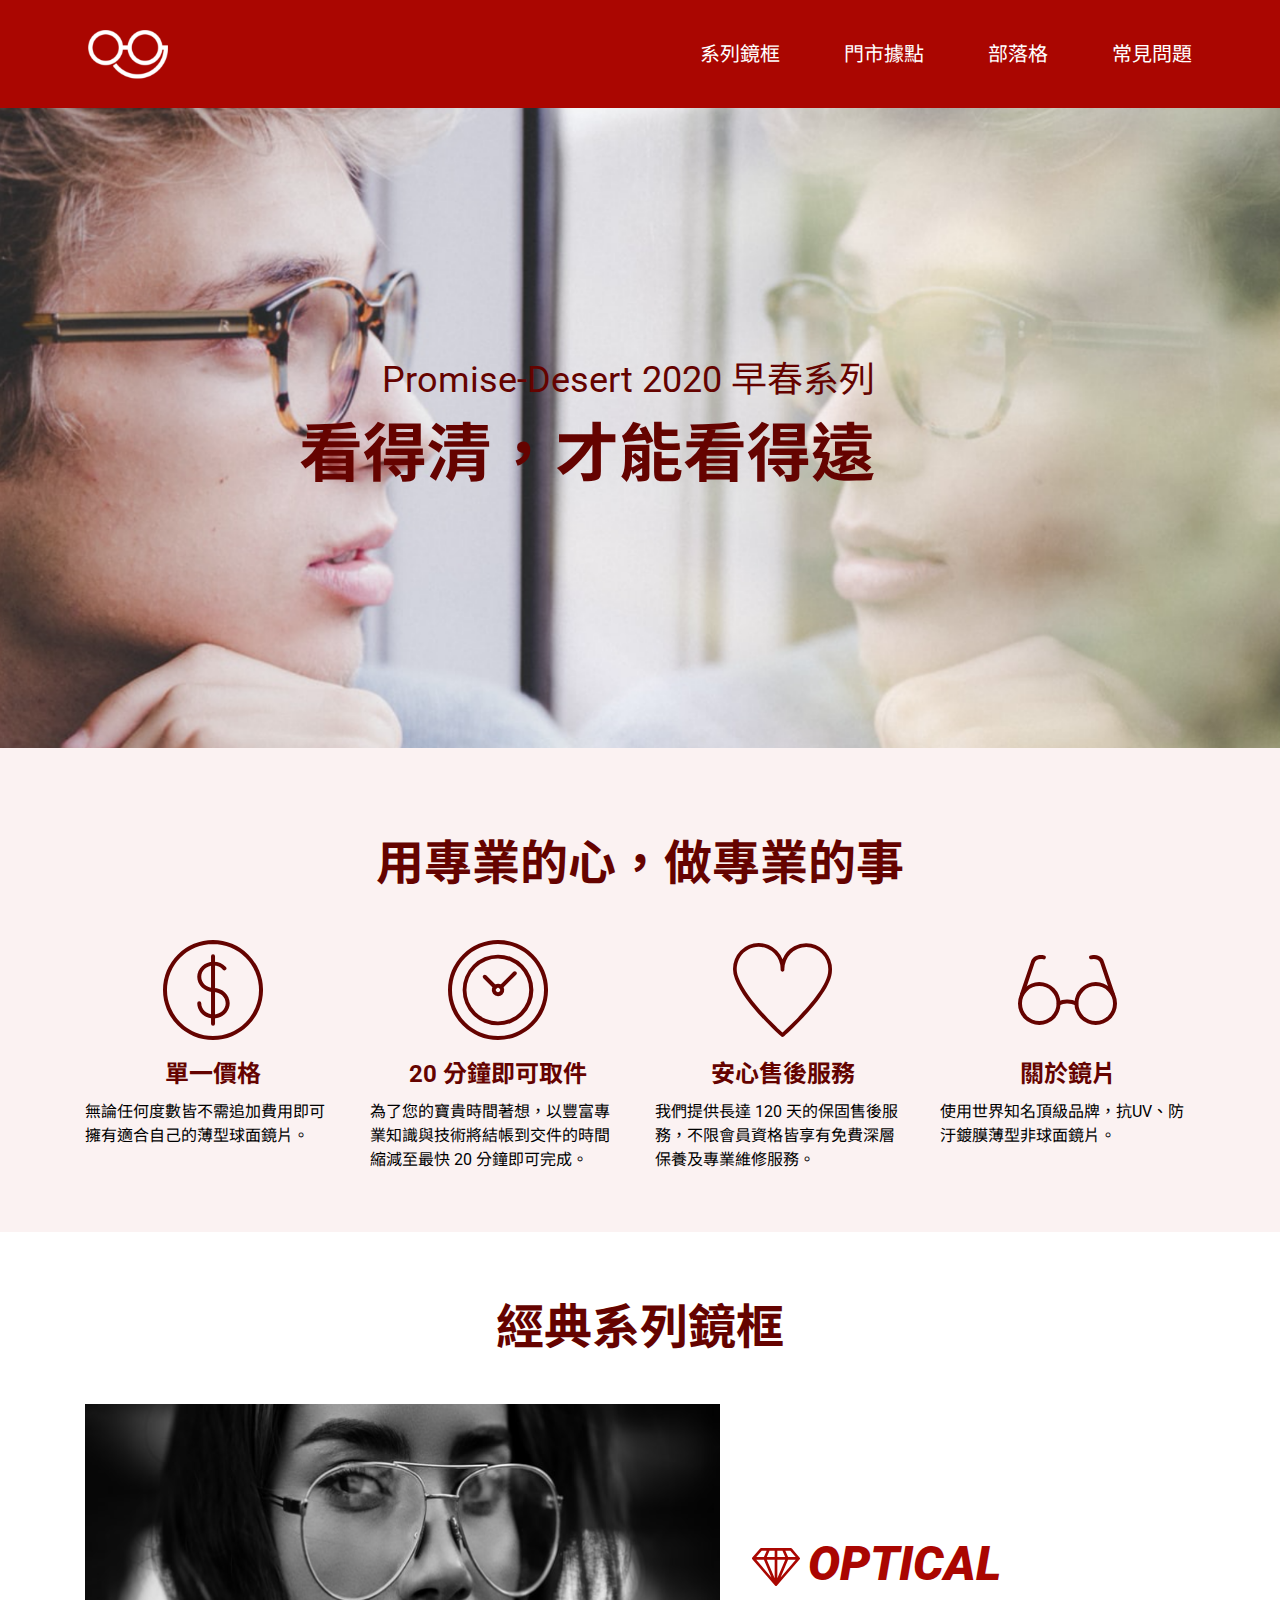
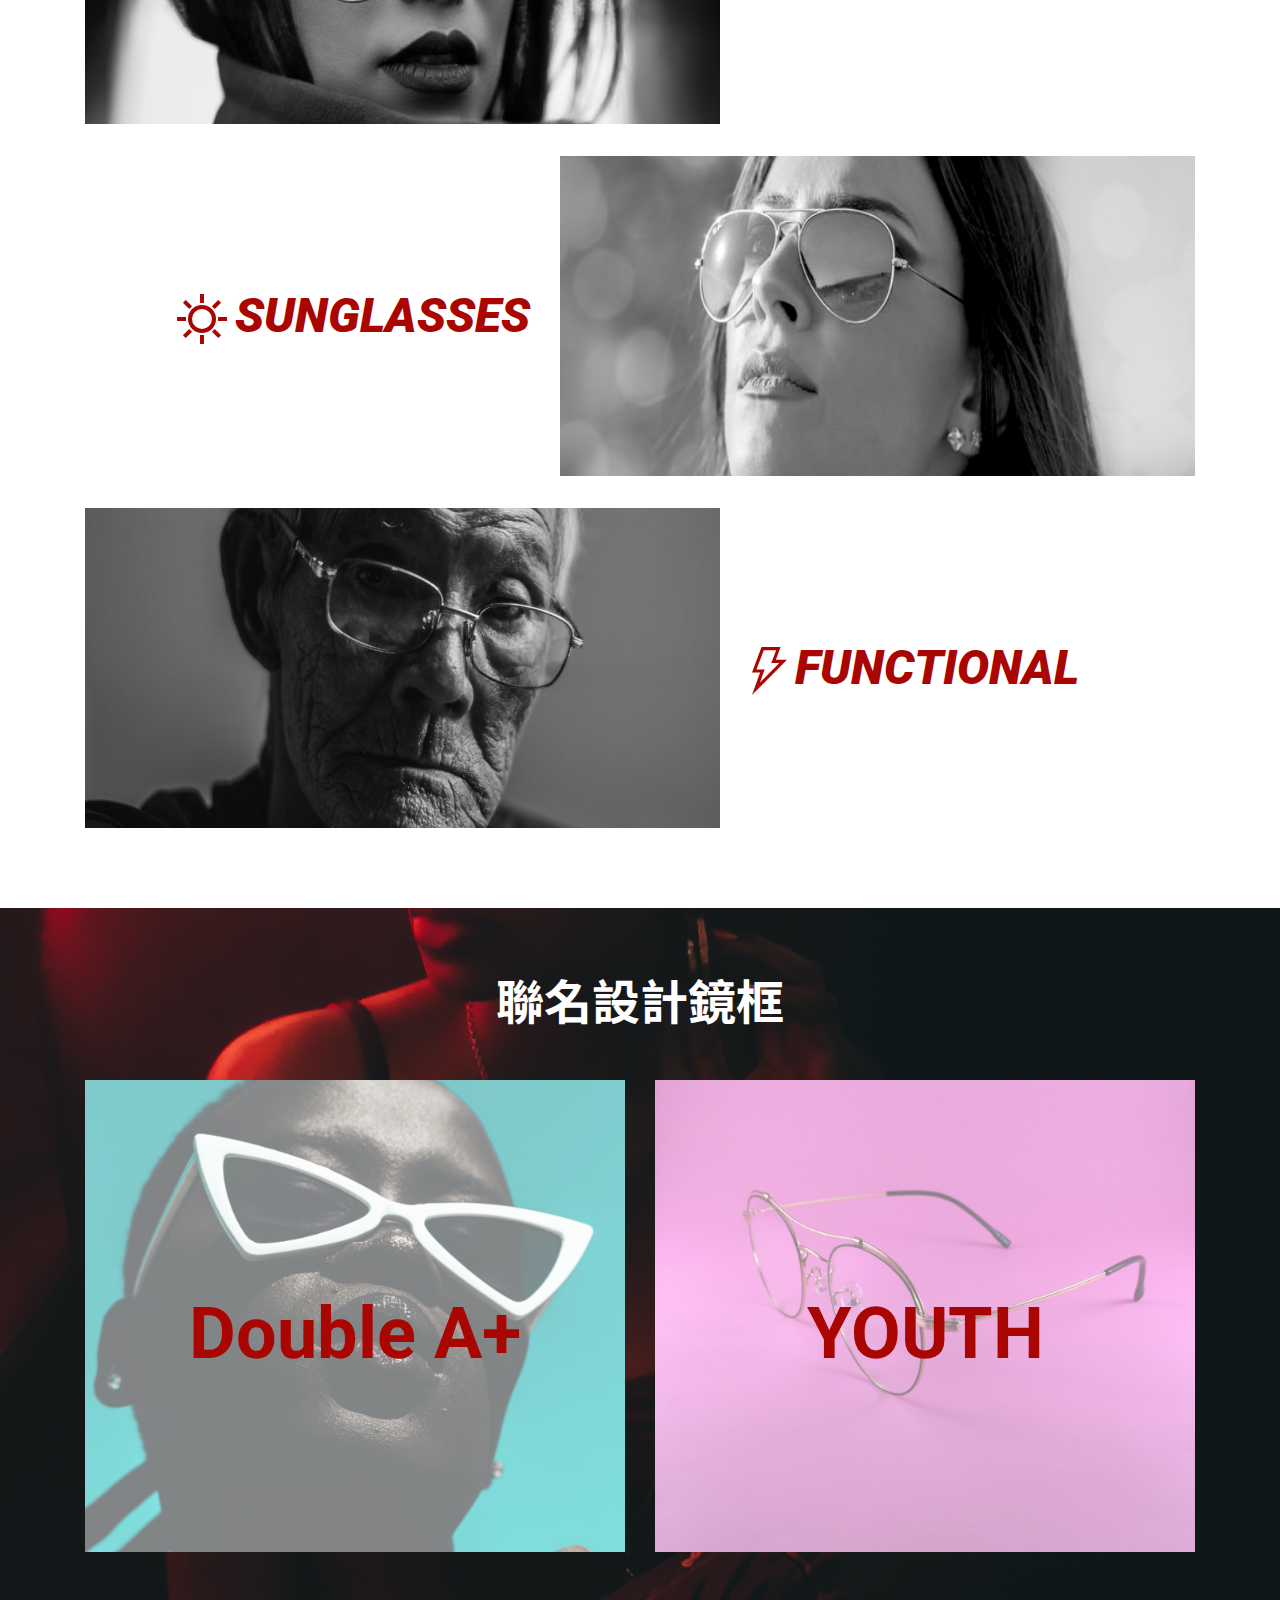
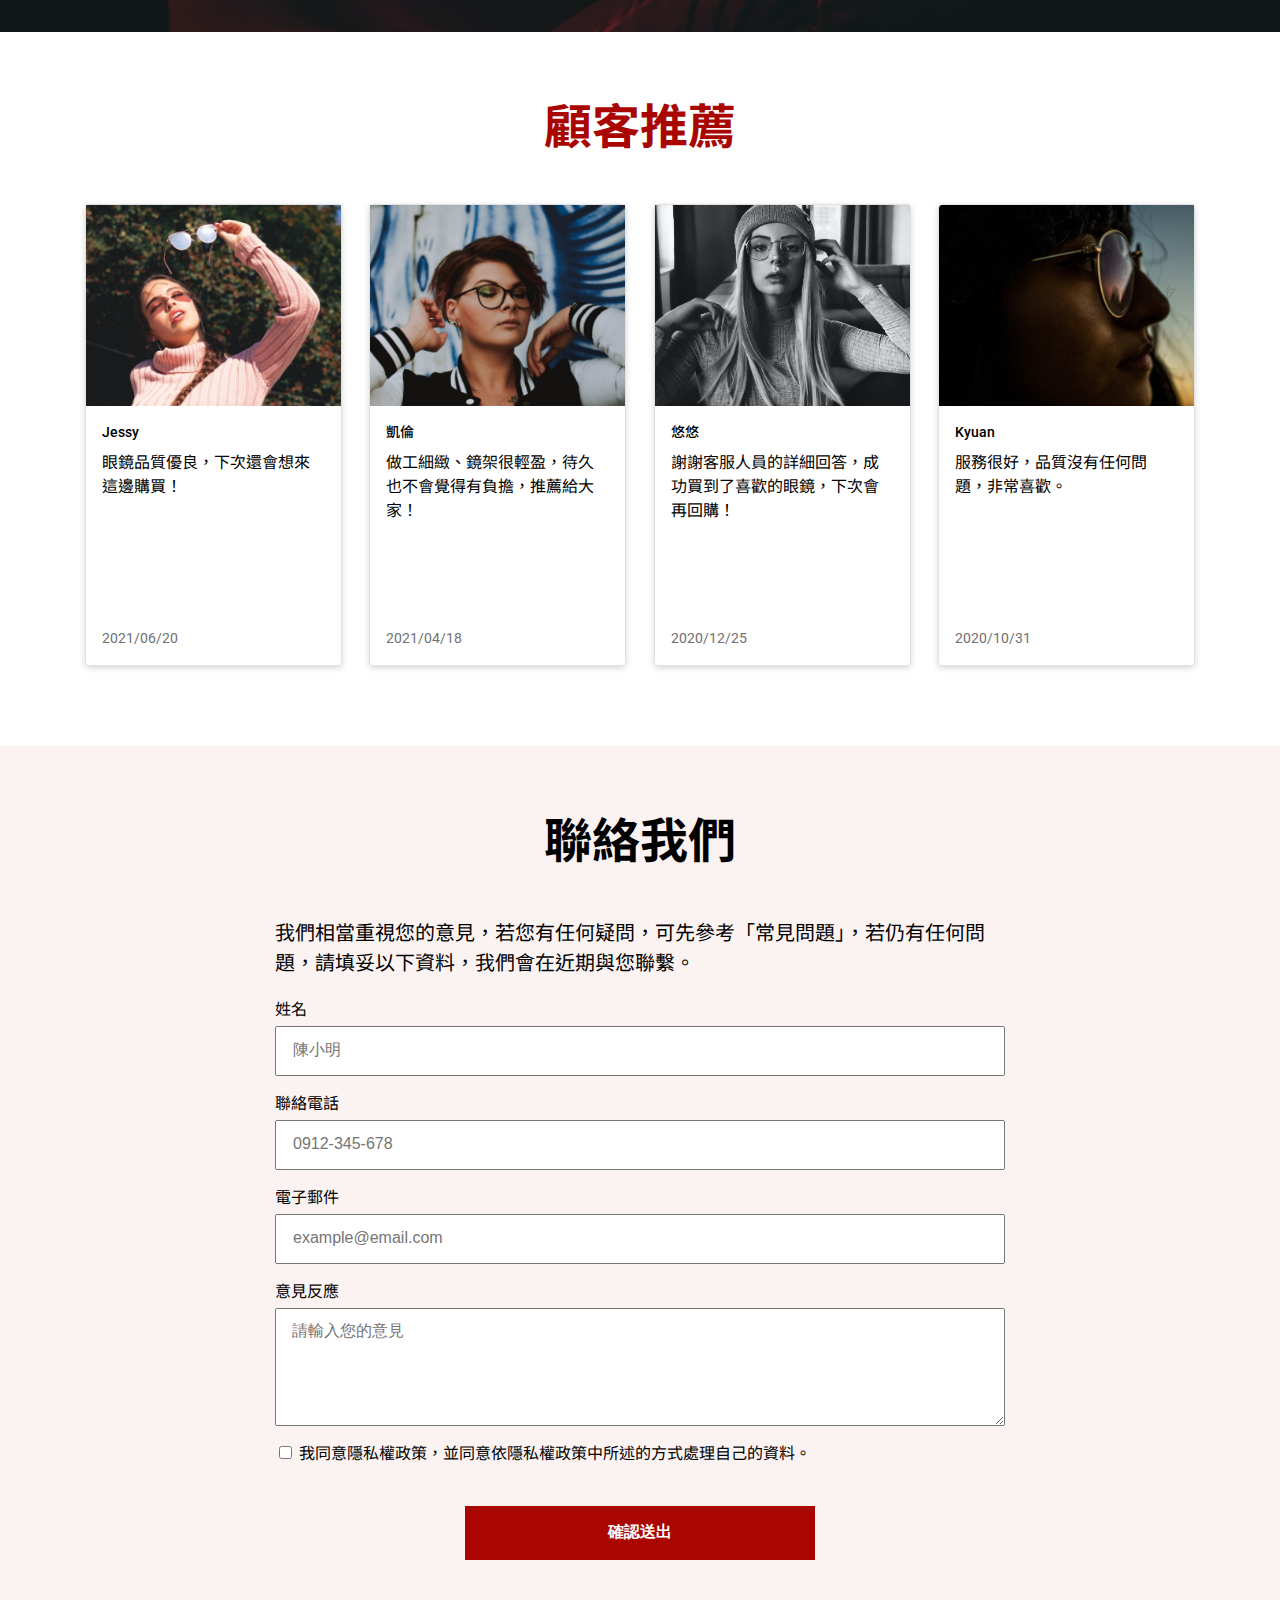
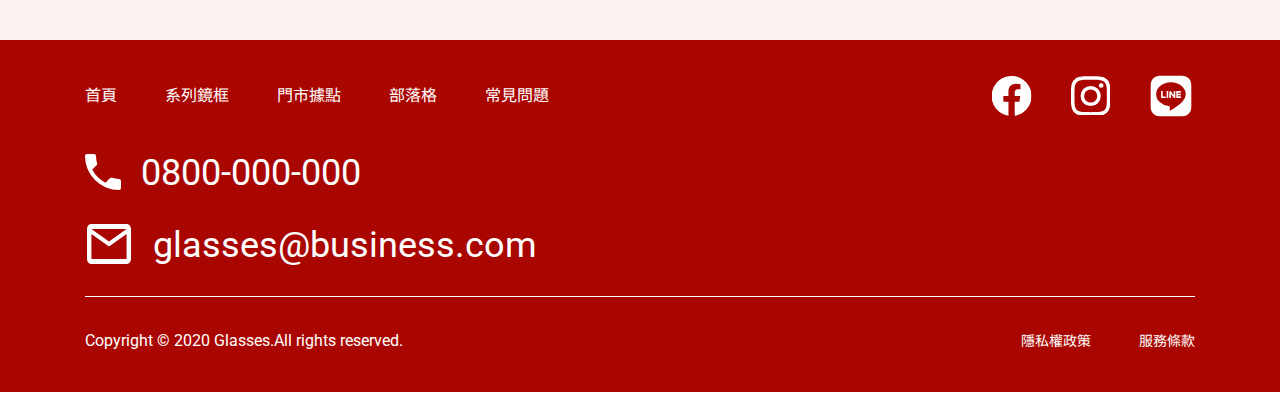
<file: index.html>
<!DOCTYPE html>
<html lang="en">

<head>
  <meta charset="UTF-8">
  <meta name="viewport" content="width=device-width, initial-scale=1.0">
  <meta http-equiv="X-UA-Compatible" content="ie=edge">
  <title>首頁</title>
  <link rel="stylesheet" href="./assets/style/reset.css">
  <link rel="stylesheet" href="./assets/style/all.css">
</head>

<body>
  
<header class="top0-header">
  <div class="title">
    <div class="logo">
      <a href="#">
        <img src="assets/images/logo.png" alt="logo">
      </a>
    </div>
    <nav class="menu"><ul><li><a href="optical.html">系列鏡框</a></li><li><a href="location.html">門市據點</a></li><li><a href="blog.html">部落格</a></li><li><a href="faq.html">常見問題</a></li></ul></nav>
  </div>
  <div class="banner">
    <h1>Promise-Desert 2020 早春系列<br><span>看得清，才能看得遠</span></h1>  
  </div>
</header>
<main class="main">
  <section class="advantage">
    <h2>用專業的心，做專業的事</h2>
    <ul>
      <li>
        <div class="icon">
          <img src="assets/images/icon-dollar.svg" alt="dollar">
        </div>        
        <p class="focus-text">單一價格</p>
        <p class="extra-text">無論任何度數皆不需追加費用即可擁有適合自己的薄型球面鏡片。</p>
      </li>
      <li>
        <div class="icon">
          <img src="assets/images/icon-clock.svg" alt="clock">
        </div>
        <p class="focus-text">20 分鐘即可取件</p>
        <p class="extra-text">為了您的寶貴時間著想，以豐富專業知識與技術將結帳到交件的時間縮減至最快 20 分鐘即可完成。</p>
      </li>
      <li>
        <div class="icon">
          <img src="assets/images/icon-heart.svg" alt="heart">
        </div>
        <p class="focus-text">安心售後服務</p>
        <p class="extra-text">我們提供長達 120 天的保固售後服務，不限會員資格皆享有免費深層保養及專業維修服務。</p>
      </li>
      <li>
        <div class="icon">
          <img src="assets/images/icon-glasses.svg" alt="glasses">
        </div>
        <p class="focus-text">關於鏡片</p>
        <p class="extra-text">使用世界知名頂級品牌，抗UV、防汙鍍膜薄型非球面鏡片。</p>
      </li>
    </ul>
  </section>
  <section class="classic">
    <h2>經典系列鏡框</h2>
    <ul>
      <li>
        <img src="assets/images/product-1.png" alt="product 1">
        <div class="product-name">
          <a href="#"><img src="assets/images/icon-diamond.svg" alt="diamond icon" class="product-name-icon"></a>
          <span><a href="#">OPTICAL</a></span>
        </div>
      </li>
      <li>
        <div class="product-name">
          <a href="#"><img src="assets/images/icon-sun.svg" alt="sun icon" class="product-name-icon"></a>
          <span><a href="#">SUNGLASSES</a></span>
        </div>
        <img src="assets/images/product-2.png?raw=true" alt="product 2">
      </li>
      <li>
        <img src="assets/images/product-3.png?raw=true" alt="product 3">
        <div class="product-name">
          <a href="#"><img src="assets/images/icon-thunder.svg" alt="thunder icon" class="product-name-icon"></a>
          <span><a href="#">FUNCTIONAL</a></span>
        </div>
      </li>
    </ul>
  </section>
  <section class="jointly">
    <h2>聯名設計鏡框</h2>
    <ul>
      <li>
        <img src="assets/images/product-8.png" alt="product 8">
        <p><span><a href="#">Double A+</a></span></p>
      </li>
      <li>
        <img src="assets/images/product-9.png" alt="product 9">
        <p><span><a href="#">YOUTH</a></span></p>
      </li>
    </ul>
  </section>
  <section class="recommend">
    <h2>顧客推薦</h2>
    <ul>
      <li>
        <img src="assets/images/rec-1.png" alt="Jessy picture">
        <p class="say-name">Jessy</p>
        <p class="say-text">眼鏡品質優良，下次還會想來這邊購買！</p>
        <p class="say-date">2021/06/20</p>
      </li>
      <li>
        <img src="assets/images/rec-2.png" alt="凱倫 picture">
        <p class="say-name">凱倫</p>
        <p class="say-text">做工細緻、鏡架很輕盈，待久也不會覺得有負擔，推薦給大家！</p>
        <p class="say-date">2021/04/18</p>
      </li>
      <li>
        <img src="assets/images/rec-3.png" alt="悠悠 picture">
        <p class="say-name">悠悠</p>
        <p class="say-text">謝謝客服人員的詳細回答，成功買到了喜歡的眼鏡，下次會再回購！</p>
        <p class="say-date">2020/12/25</p>
      </li>
      <li>
        <img src="assets/images/rec-4.png" alt="Kyuan picture">
        <p class="say-name">Kyuan</p>
        <p class="say-text">服務很好，品質沒有任何問題，非常喜歡。</p>
        <p class="say-date">2020/10/31</p>
      </li>
    </ul>
  </section>
  <section class="contact">
    <h2>聯絡我們</h2>
    <form>
      <p>我們相當重視您的意見，若您有任何疑問，可先參考「常見問題」，若仍有任何問題，請填妥以下資料，我們會在近期與您聯繫。</p>
      <label for="customer-name">姓名</label>
      <input type="text" id="customer-name" name="customer-name" placeholder="陳小明">
      <label for="customer-phone">聯絡電話</label>
      <input type="text" id="customer-phone" name="customer-phone" placeholder="0912-345-678">
      <label for="customer-email">電子郵件</label>
      <input type="text" id="customer-email" name="customer-email" placeholder="example@email.com">
      <label for="customer-suggestion">意見反應</label>
      <textarea id="customer-suggestion" name="customer-suggestion" rows="5" placeholder="請輸入您的意見"></textarea>
      <label><input type="checkbox" id="customer-privacy" name="customer-privacy"><span>我同意隱私權政策，並同意依隱私權政策中所述的方式處理自己的資料。</span></label>
      <button type="button">確認送出</button>
    </form>
  </section>
</main>
<footer class="footer">
  <div class="footer-top">
    <nav>
      <ul>
        <li><a href="#">首頁</a></li>
        <li><a href="optical.html">系列鏡框</a></li>
        <li><a href="location.html">門市據點</a></li>
        <li><a href="blog.html">部落格</a></li>
        <li><a href="faq.html">常見問題</a></li>
      </ul>
    </nav>
    <ul>
      <li><a href="#"><img src="assets/images/icon-fb.svg" alt="facebook"></a></li>
      <li><a href="#"><img src="assets/images/icon-ig.svg" alt="Instagram"></a></li>
      <li><a href="#"><img src="assets/images/icon-line.svg" alt="line"></a></li>
    </ul>
  </div>
  <div class="footer-middle">
    <ul>
      <li>
        <img src="assets/images/icon-phone.svg" alt="phone">
        <p><a href="#">0800-000-000</a></p>
      </li>
      <li>
        <img src="assets/images/icon-mail.svg" alt="mail">
        <p><a href="#">glasses@business.com</a></p>
      </li>
    </ul>
  </div>
  <hr class="custom-hr">
  <div class="footer-bottom">
    <ul>
      <li>Copyright © 2020 Glasses.All rights reserved.</li>
      <li><a href="#"><small>隱私權政策</small></a></li>
      <li><a href="#"><small>服務條款</small></a></li>
    </ul>
  </div>
</footer>
</body>

</html>
</file>
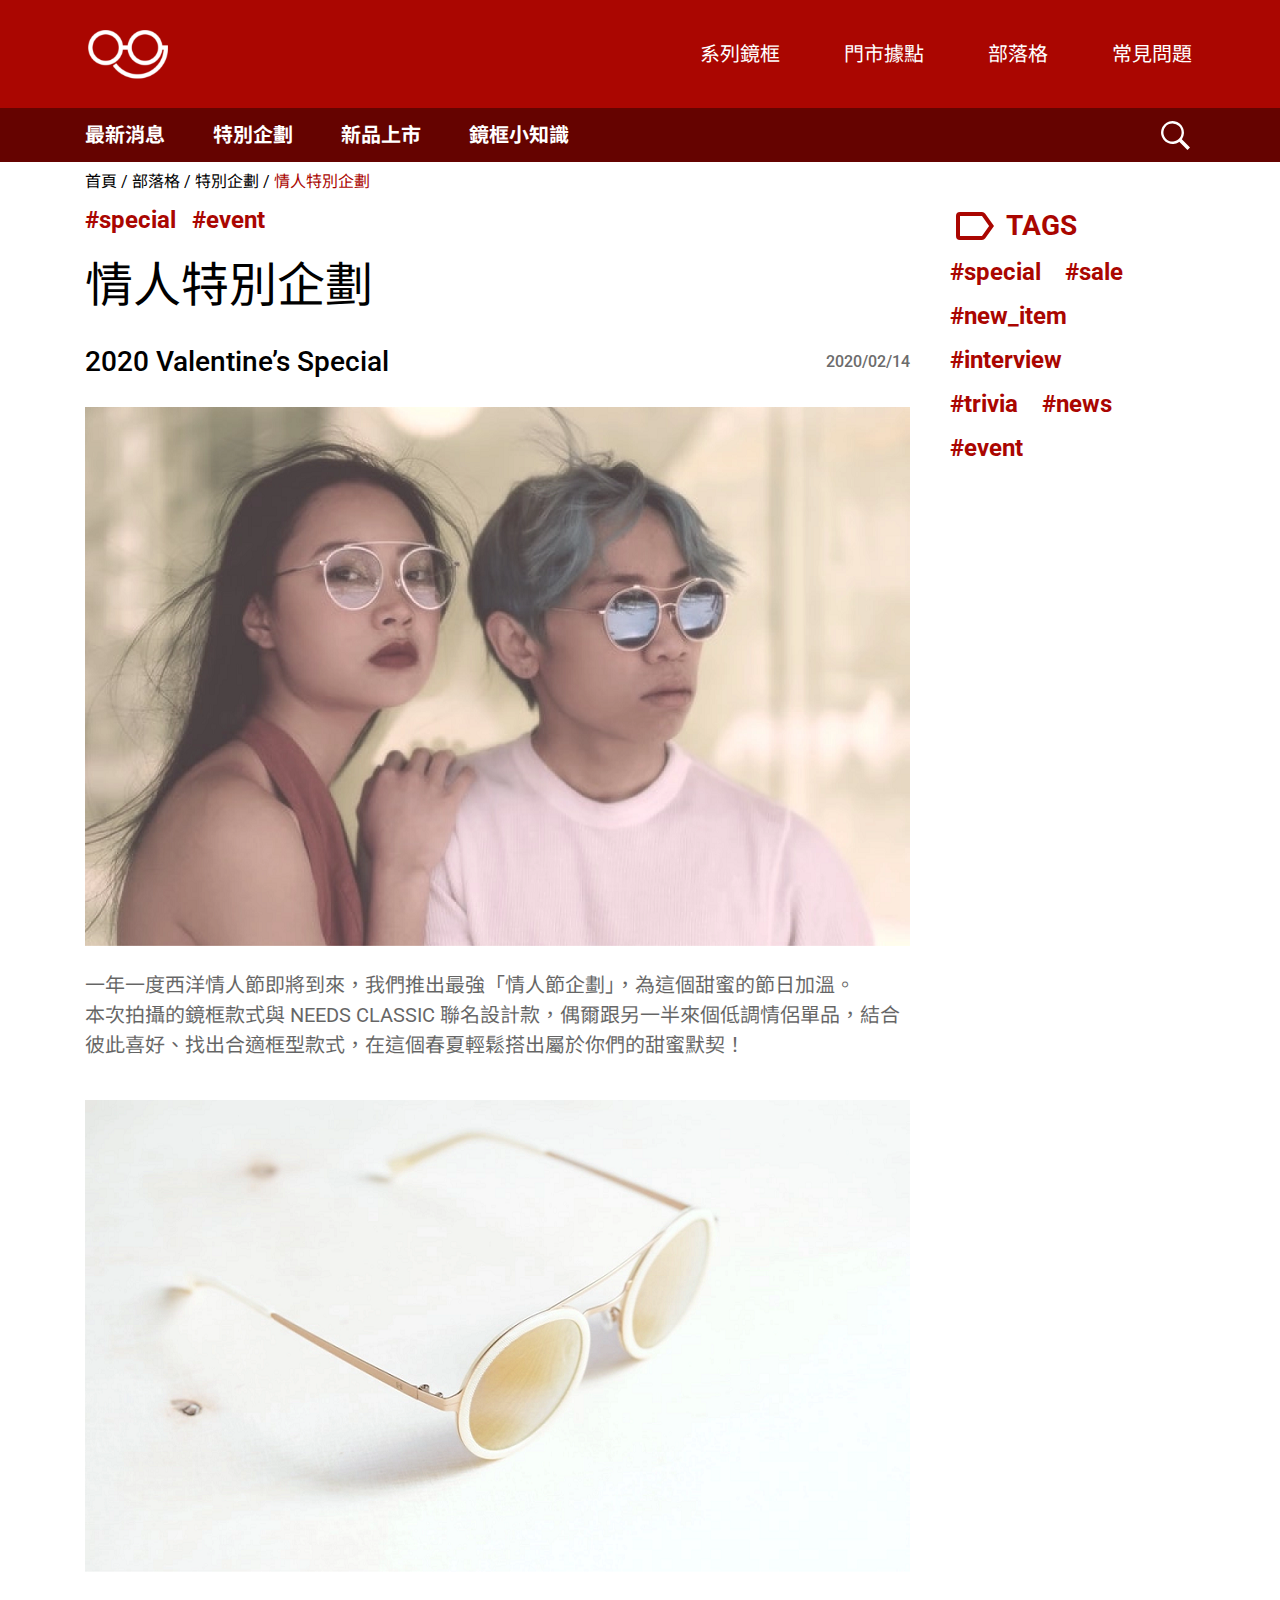
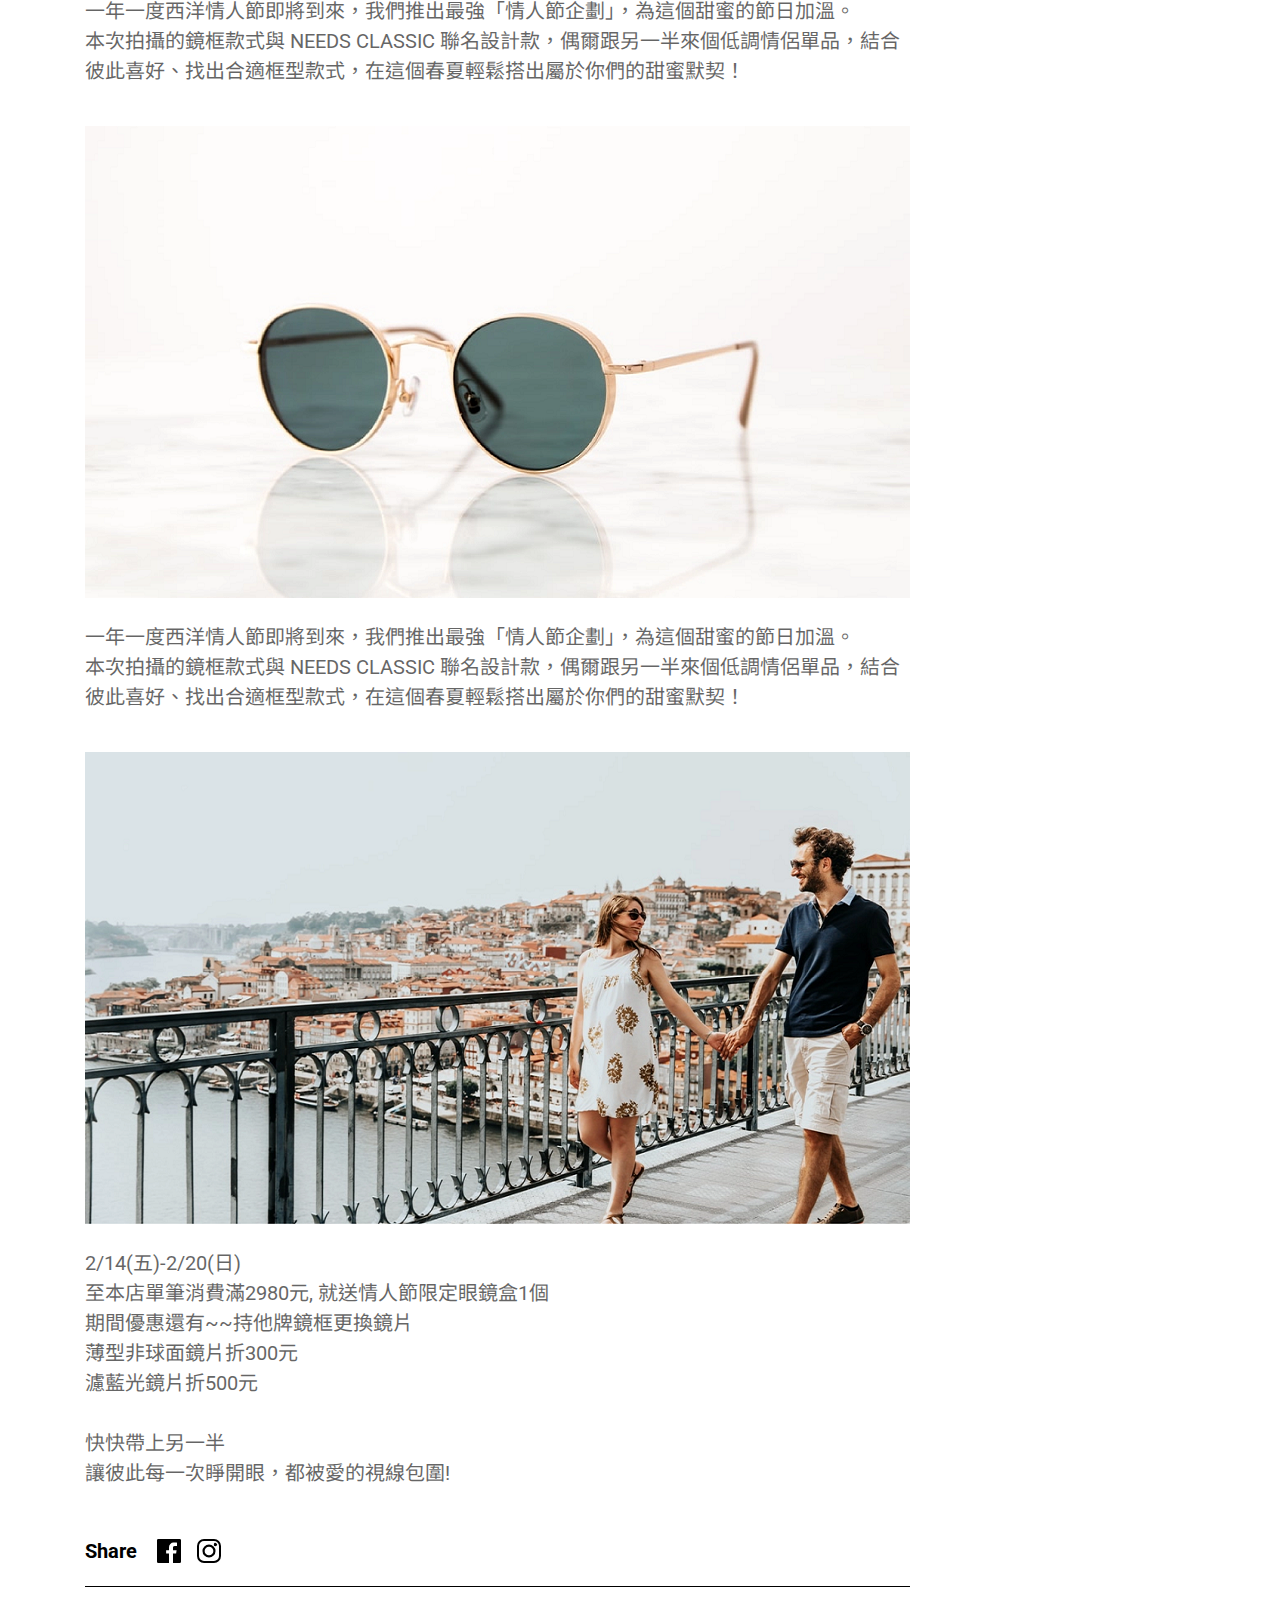
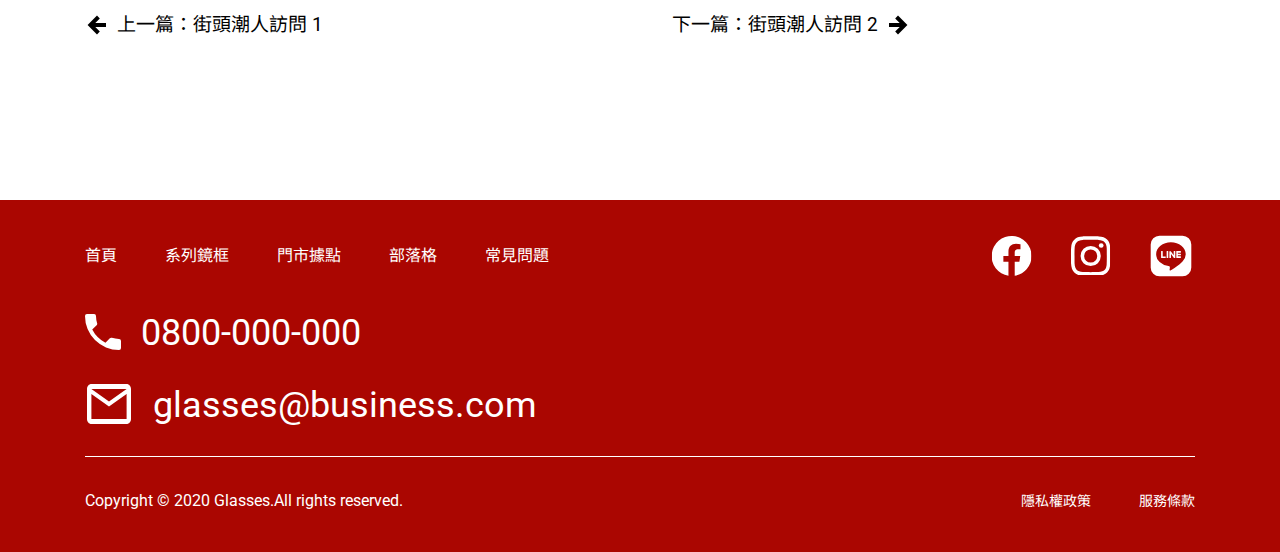
<file: blog-content.html>
<!DOCTYPE html>
<html lang="en">

<head>
  <meta charset="UTF-8">
  <meta name="viewport" content="width=device-width, initial-scale=1.0">
  <meta http-equiv="X-UA-Compatible" content="ie=edge">
  <title>部落格內容</title>
  <link rel="stylesheet" href="./assets/style/reset.css">
  <link rel="stylesheet" href="./assets/style/all2.css">
  <link rel="stylesheet" href="./assets/style/blog-content.css">
</head>

<body>
  <header class="top0-header">
    <div class="title">
      <div class="logo">
        <a href="index.html">
          <img src="assets/images/logo.png" alt="logo">
        </a>
      </div>
      <nav class="menu"><ul><li><a href="optical.html">系列鏡框</a></li><li><a href="location.html">門市據點</a></li><li><a href="blog.html">部落格</a></li><li><a href="faq.html">常見問題</a></li></ul></nav>
    </div>
    <section class="search">
        <ul>
          <li><a href="#">最新消息</a></li>
          <li><a href="#">特別企劃</a></li>
          <li><a href="#">新品上市</a></li>
          <li><a href="#">鏡框小知識</a></li>
          <li><a href="#"><img src="assets/images/icon-search.svg" alt="search icon"></a></li>
        </ul>
      </section>
  </header>
  <main class="main">
    
<section class="blog-content">
  <ul class="breadcrumb">
    <li><a href="index.html">首頁</a></li>
    <li><a href="blog.html">部落格</a></li>
    <li><a href="#">特別企劃</a></li>
    <li><a href="#">情人特別企劃</a></li>
  </ul>
  <div>
    <div class="main-space">      
      <ul class="main-tag">
        <li><a class="tag" href="#">#special</a></li>
        <li><a class="tag" href="#">#event</a></li>
      </ul>
      <h1>情人特別企劃</h1>
      <div class="sub-title">
        <h2>2020 Valentine’s Special</h2>
        <p>2020/02/14</p>
      </div>
      <article>
        <ul>
          <li><img src="assets/images/blog-1-L.png" alt="blog main image"></li>
          <li>一年一度西洋情人節即將到來，我們推出最強「情人節企劃」，為這個甜蜜的節日加溫。<br>本次拍攝的鏡框款式與 NEEDS CLASSIC 聯名設計款，偶爾跟另一半來個低調情侶單品，結合彼此喜好、找出合適框型款式，在這個春夏輕鬆搭出屬於你們的甜蜜默契！</li>
          <li><img src="assets/images/blog-image-1.png" alt="blog image 1"></li>
          <li>一年一度西洋情人節即將到來，我們推出最強「情人節企劃」，為這個甜蜜的節日加溫。<br>本次拍攝的鏡框款式與 NEEDS CLASSIC 聯名設計款，偶爾跟另一半來個低調情侶單品，結合彼此喜好、找出合適框型款式，在這個春夏輕鬆搭出屬於你們的甜蜜默契！</li>
          <li><img src="assets/images/blog-image-2.png" alt="blog image 2"></li>
          <li>一年一度西洋情人節即將到來，我們推出最強「情人節企劃」，為這個甜蜜的節日加溫。<br>本次拍攝的鏡框款式與 NEEDS CLASSIC 聯名設計款，偶爾跟另一半來個低調情侶單品，結合彼此喜好、找出合適框型款式，在這個春夏輕鬆搭出屬於你們的甜蜜默契！</li>
          <li><img src="assets/images/blog-image-3.png" alt="blog image 3"></li>
          <li>2/14(五)-2/20(日)<br>至本店單筆消費滿2980元, 就送情人節限定眼鏡盒1個<br>期間優惠還有~~持他牌鏡框更換鏡片<br>薄型非球面鏡片折300元<br>濾藍光鏡片折500元<br><br>快快帶上另一半<br>讓彼此每一次睜開眼，都被愛的視線包圍!</li>
        </ul>
        <div class="share">
          <p>Share</p>
          <a href="#"><img src="assets/images/logo-facebook.svg" alt="facebook logo"></a>
          <a href="#"><img src="assets/images/logo-instagram.svg" alt="instagram logo"></a>
        </div>
        <hr class="custom-hr">
        <div class="prev-next">
          <a href="#"><img src="assets/images/icon-forward.svg" alt="backward"><p>上一篇：街頭潮人訪問 1</p></a>
          <a href="#"><p>下一篇：街頭潮人訪問 2</p><img src="assets/images/icon-forward.svg" alt="forward"></a>
        </div>
      </article>
    </div>
    <div class="side-space">
      <h2><img src="assets/images/icon-tag.svg" alt="tag icon"><span>TAGS</span></h2>
      <a href="#">#special</a>
      <a href="#">#sale</a>
      <a href="#">#new_item</a>
      <a href="#">#interview</a>
      <a href="#">#trivia</a>
      <a href="#">#news</a>
      <a href="#">#event</a>
    </div>
  </div>
</section>
  </main>
  <footer class="footer">
    <div class="footer-top">
      <nav>
        <ul>
          <li><a href="index.html">首頁</a></li>
          <li><a href="optical.html">系列鏡框</a></li>
          <li><a href="location.html">門市據點</a></li>
          <li><a href="blog.html">部落格</a></li>
          <li><a href="faq.html">常見問題</a></li>
        </ul>
      </nav>
      <ul>
        <li><a href="#"><img src="assets/images/icon-fb.svg" alt="facebook"></a></li>
        <li><a href="#"><img src="assets/images/icon-ig.svg" alt="Instagram"></a></li>
        <li><a href="#"><img src="assets/images/icon-line.svg" alt="line"></a></li>
      </ul>
    </div>
    <div class="footer-middle">
      <ul>
        <li>
          <img src="assets/images/icon-phone.svg" alt="phone">
          <p><a href="#">0800-000-000</a></p>
        </li>
        <li>
          <img src="assets/images/icon-mail.svg" alt="mail">
          <p><a href="#">glasses@business.com</a></p>
        </li>
      </ul>
    </div>
    <hr class="custom-hr">
    <div class="footer-bottom">
      <ul>
        <li>Copyright © 2020 Glasses.All rights reserved.</li>
        <li><a href="#"><small>隱私權政策</small></a></li>
        <li><a href="#"><small>服務條款</small></a></li>
      </ul>
    </div>
  </footer>
</body>

</html>
</file>
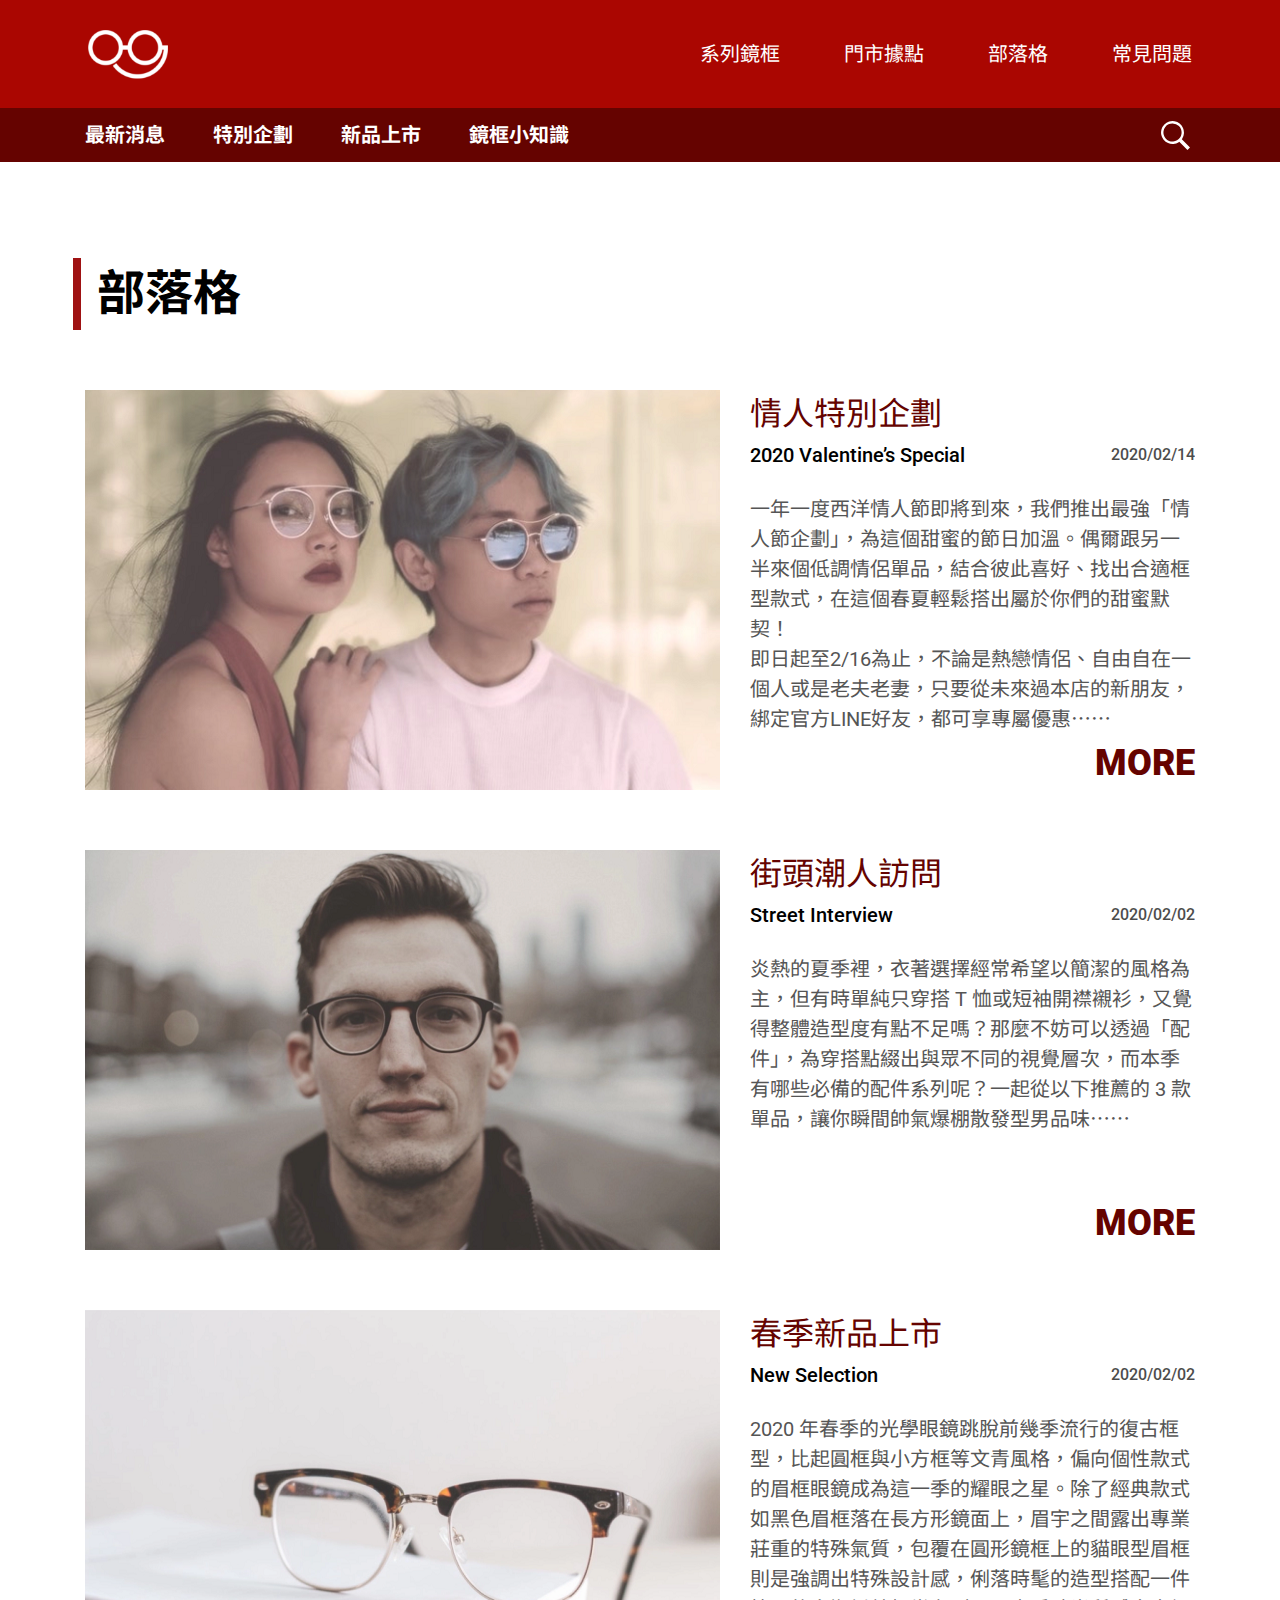
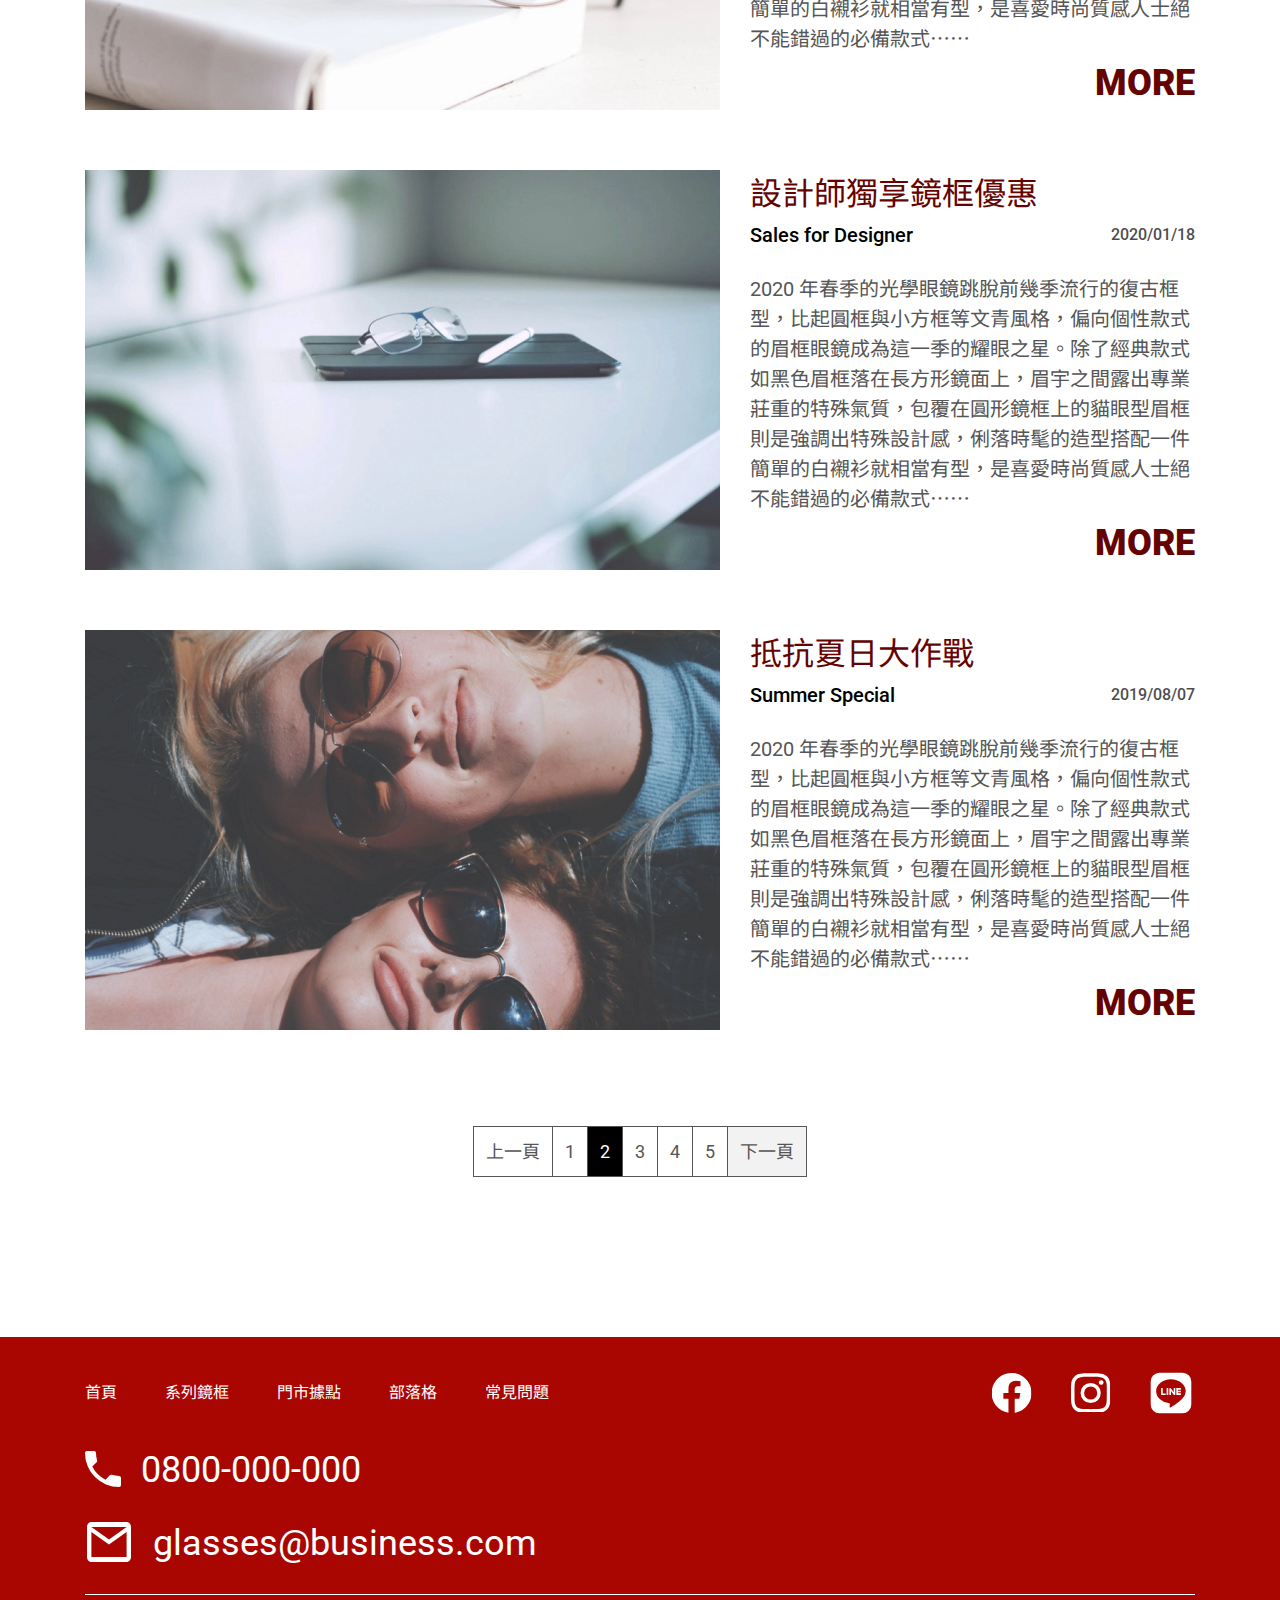
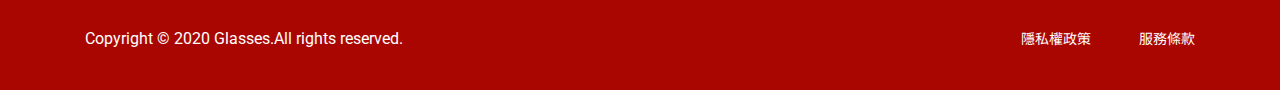
<file: blog.html>
<!DOCTYPE html>
<html lang="en">

<head>
  <meta charset="UTF-8">
  <meta name="viewport" content="width=device-width, initial-scale=1.0">
  <meta http-equiv="X-UA-Compatible" content="ie=edge">
  <title>部落格</title>
  <link rel="stylesheet" href="./assets/style/reset.css">
  <link rel="stylesheet" href="./assets/style/all2.css">
  <link rel="stylesheet" href="./assets/style/blog.css">
</head>

<body>
  <header class="top0-header">
    <div class="title">
      <div class="logo">
        <a href="index.html">
          <img src="assets/images/logo.png" alt="logo">
        </a>
      </div>
      <nav class="menu"><ul><li><a href="optical.html">系列鏡框</a></li><li><a href="location.html">門市據點</a></li><li><a href="#">部落格</a></li><li><a href="faq.html">常見問題</a></li></ul></nav>
    </div>
    <section class="search">
        <ul>
          <li><a href="#">最新消息</a></li>
          <li><a href="#">特別企劃</a></li>
          <li><a href="#">新品上市</a></li>
          <li><a href="#">鏡框小知識</a></li>
          <li><a href="#"><img src="assets/images/icon-search.svg" alt="search icon"></a></li>
        </ul>
      </section>
  </header>
  <main class="main">
    
<section class="blog">
  <h2>部落格</h2>
  <ul class="blog-list">
    <li>
      <a href="blog-content.html">
        <img src="assets/images/blog-1.png" alt="blog 1">
        <div>
          <h3>情人特別企劃</h3>
          <div>
            <p class="blog-eng-name">2020 Valentine’s Special</p>
            <p class="blog-date">2020/02/14</p>
          </div>
          <p class="preview-text">一年一度西洋情人節即將到來，我們推出最強「情人節企劃」，為這個甜蜜的節日加溫。偶爾跟另一半來個低調情侶單品，結合彼此喜好、找出合適框型款式，在這個春夏輕鬆搭出屬於你們的甜蜜默契！<br>即日起至2/16為止，不論是熱戀情侶<span class="size-L">、自由自在一個人或是老夫老妻，只要從未來過本店的新朋友，綁定官方LINE好友，都可享專屬優惠</span>⋯⋯<span class="more span-more size-M">more</span></p>
          <p class="more p-more">MORE</p>
        </div>
      </a>
    </li>
    <li>
      <a href="#">
        <img src="assets/images/blog-2.png" alt="blog 2">
        <div>
          <h3>街頭潮人訪問</h3>
          <div>
            <p class="blog-eng-name">Street Interview</p>
            <p class="blog-date">2020/02/02</p>
          </div>
          <p class="preview-text">炎熱的夏季裡，衣著選擇經常希望以簡潔的風格為主，但有時單純只穿搭 T 恤或短袖開襟襯衫，又覺得整體造型度有點不足嗎？那麼不妨可以透過「配件」，為穿搭點綴出與眾不同的視覺層次，而本季有哪些必備的配件系列呢？一起從以下推薦的 3 款單品，讓你瞬間帥氣爆棚散發型男品味⋯⋯<span class="more span-more size-M">more</span></p>
          <p class="more p-more">MORE</p>
        </div>
      </a>
    </li>
    <li>
      <a href="#">
        <img src="assets/images/blog-3.png" alt="blog 3">
        <div>
          <h3>春季新品上市</h3>
          <div>
            <p class="blog-eng-name">New Selection</p>
            <p class="blog-date">2020/02/02</p>
          </div>
          <p class="preview-text">2020 年春季的光學眼鏡跳脫前幾季流行的復古框型，比起圓框與小方框等文青風格，偏向個性款式的眉框眼鏡成為這一季的耀眼之星。除了經典款式如黑色眉框落在長方形鏡面上，眉宇之間露出專業莊重的特殊氣質，包覆在圓形鏡框上的貓眼型眉框則是強調出特殊設計感，俐落時髦的造型搭配<span class="size-L">一件簡單的白襯衫就相當有型，是喜愛時尚質感人士絕不能錯過的必備款式</span>⋯⋯<span class="more span-more size-M">more</span></p>
          <p class="more p-more">MORE</p>
        </div>
      </a>
    </li>
    <li>
      <a href="#">
        <img src="assets/images/blog-4.png" alt="blog 4">
        <div>
          <h3>設計師獨享鏡框優惠</h3>
          <div>
            <p class="blog-eng-name">Sales for Designer</p>
            <p class="blog-date">2020/01/18</p>
          </div>
          <p class="preview-text">2020 年春季的光學眼鏡跳脫前幾季流行的復古框型，比起圓框與小方框等文青風格，偏向個性款式的眉框眼鏡成為這一季的耀眼之星。除了經典款式如黑色眉框落在長方形鏡面上，眉宇之間露出專業莊重的特殊氣質，包覆在圓形鏡框上的貓眼型眉框則是強調出特殊設計感，俐落時髦的造型搭配<span class="size-L">一件簡單的白襯衫就相當有型，是喜愛時尚質感人士絕不能錯過的必備款式</span>⋯⋯<span class="more span-more size-M">more</span></p>
          <p class="more p-more">MORE</p>
        </div>
      </a>
    </li>
    <li>
      <a href="#">
        <img src="assets/images/blog-5.png" alt="blog 5">
        <div>
          <h3>抵抗夏日大作戰</h3>
          <div>
            <p class="blog-eng-name">Summer Special</p>
            <p class="blog-date">2019/08/07</p>
          </div>
          <p class="preview-text">2020 年春季的光學眼鏡跳脫前幾季流行的復古框型，比起圓框與小方框等文青風格，偏向個性款式的眉框眼鏡成為這一季的耀眼之星。除了經典款式如黑色眉框落在長方形鏡面上，眉宇之間露出專業莊重的特殊氣質，包覆在圓形鏡框上的貓眼型眉框則是強調出特殊設計感，俐落時髦的造型搭配<span class="size-L">一件簡單的白襯衫就相當有型，是喜愛時尚質感人士絕不能錯過的必備款式</span>⋯⋯<span class="more span-more size-M">more</span></p>
          <p class="more p-more">MORE</p>
        </div>
      </a>
    </li>
  </ul>
  <ul class="page-select">
    <li><a href="#">上一頁</a></li>
    <li><a href="#">1</a></li>
    <li class="selected"><a href="#">2</a></li>
    <li><a href="#">3</a></li>
    <li><a href="#">4</a></li>
    <li><a href="#">5</a></li>
    <li><a href="#">下一頁</a></li>
  </ul>
</section>
  </main>
  <footer class="footer">
    <div class="footer-top">
      <nav>
        <ul>
          <li><a href="index.html">首頁</a></li>
          <li><a href="optical.html">系列鏡框</a></li>
          <li><a href="location.html">門市據點</a></li>
          <li><a href="#">部落格</a></li>
          <li><a href="faq.html">常見問題</a></li>
        </ul>
      </nav>
      <ul>
        <li><a href="#"><img src="assets/images/icon-fb.svg" alt="facebook"></a></li>
        <li><a href="#"><img src="assets/images/icon-ig.svg" alt="Instagram"></a></li>
        <li><a href="#"><img src="assets/images/icon-line.svg" alt="line"></a></li>
      </ul>
    </div>
    <div class="footer-middle">
      <ul>
        <li>
          <img src="assets/images/icon-phone.svg" alt="phone">
          <p><a href="#">0800-000-000</a></p>
        </li>
        <li>
          <img src="assets/images/icon-mail.svg" alt="mail">
          <p><a href="#">glasses@business.com</a></p>
        </li>
      </ul>
    </div>
    <hr class="custom-hr">
    <div class="footer-bottom">
      <ul>
        <li>Copyright © 2020 Glasses.All rights reserved.</li>
        <li><a href="#"><small>隱私權政策</small></a></li>
        <li><a href="#"><small>服務條款</small></a></li>
      </ul>
    </div>
  </footer>
</body>

</html>
</file>
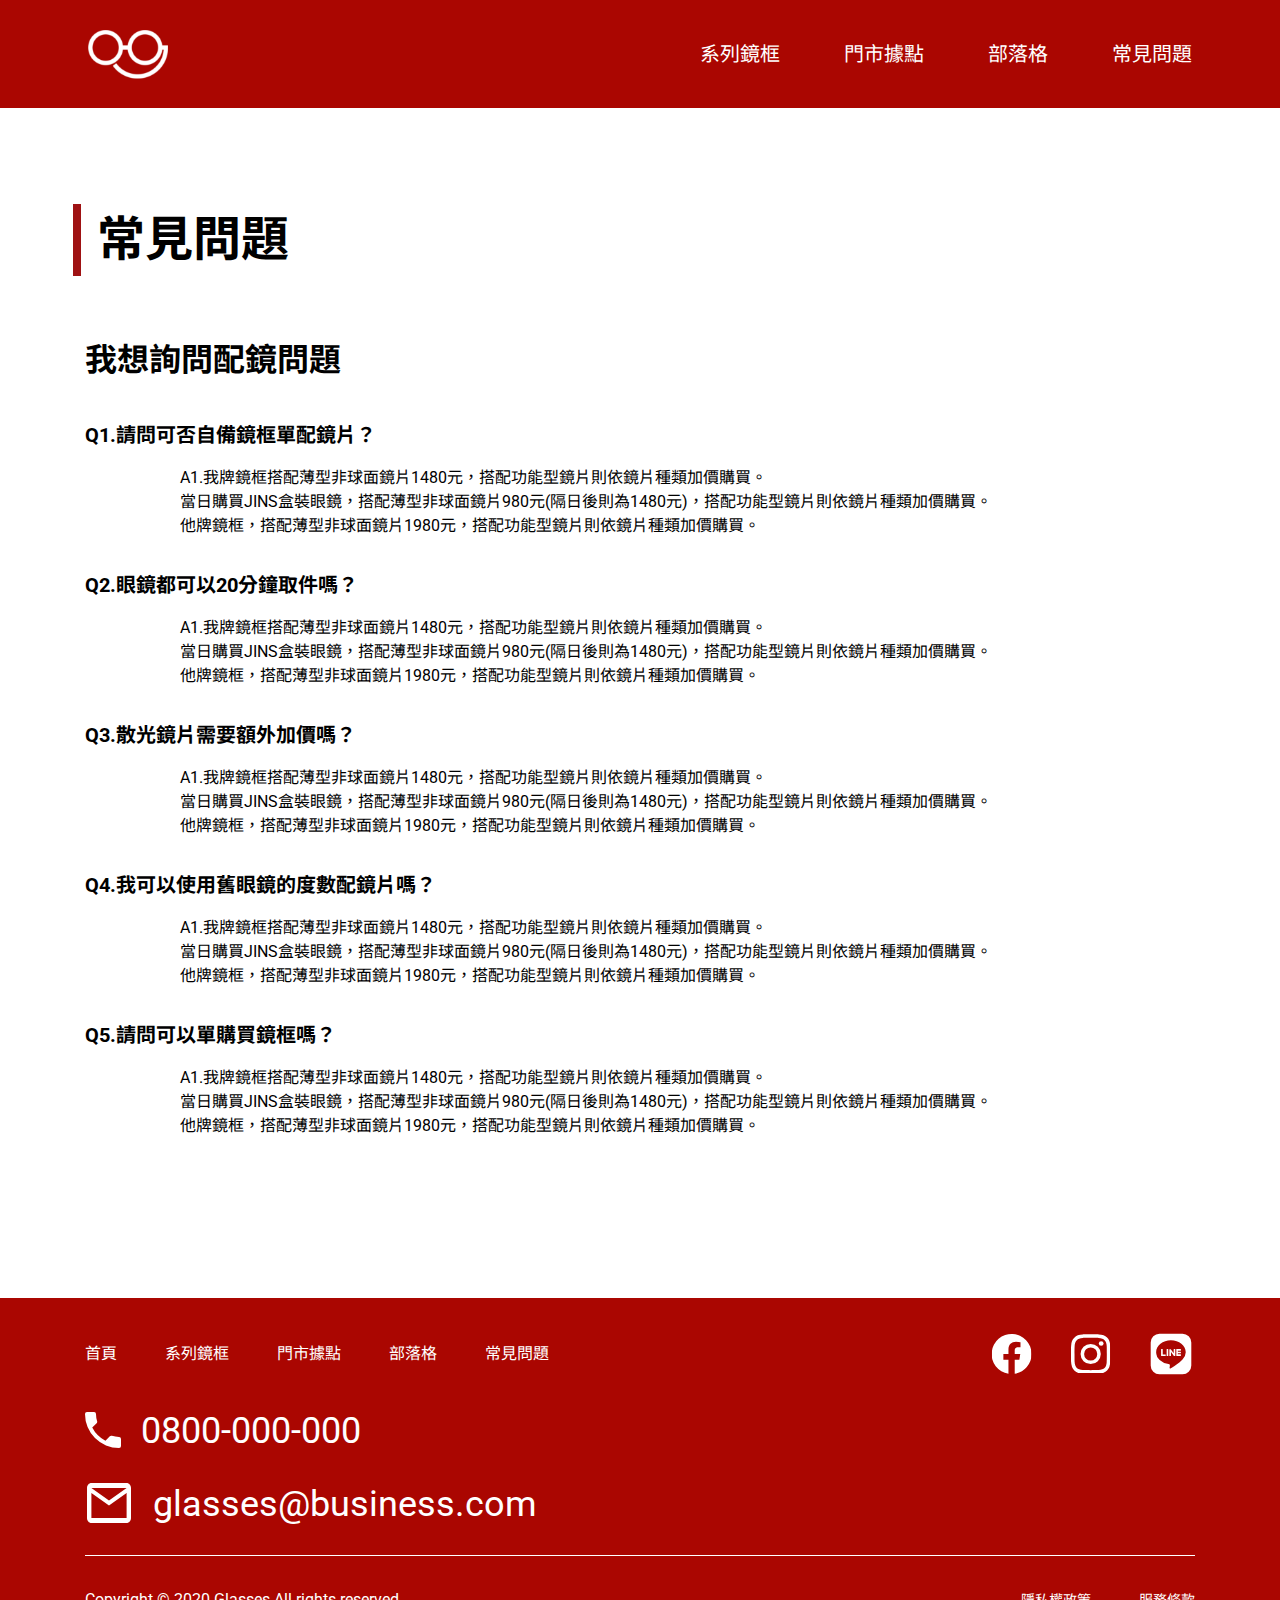
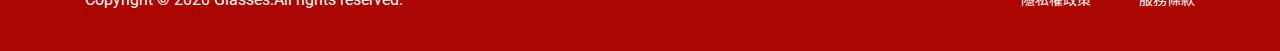
<file: faq.html>
<!DOCTYPE html>
<html lang="en">

<head>
  <meta charset="UTF-8">
  <meta name="viewport" content="width=device-width, initial-scale=1.0">
  <meta http-equiv="X-UA-Compatible" content="ie=edge">
  <title>常見問題</title>
  <link rel="stylesheet" href="./assets/style/reset.css">
  <link rel="stylesheet" href="./assets/style/all2.css">
  <link rel="stylesheet" href="./assets/style/faq.css">
</head>

<body>
  <header class="top0-header">
    <div class="title">
      <div class="logo">
        <a href="index.html">
          <img src="assets/images/logo.png" alt="logo">
        </a>
      </div>
      <nav class="menu"><ul><li><a href="optical.html">系列鏡框</a></li><li><a href="location.html">門市據點</a></li><li><a href="blog.html">部落格</a></li><li><a href="#">常見問題</a></li></ul></nav>
    </div>
  </header>
  <main class="main">
    
<section class="faq">
  <h2>常見問題</h2>
  <h3>我想詢問配鏡問題</h3>
  <ul>
    <li>Q1.請問可否自備鏡框單配鏡片？</li>
    <li>A1.我牌鏡框搭配薄型非球面鏡片1480元，搭配功能型鏡片則依鏡片種類加價購買。<br>當日購買JINS盒裝眼鏡，搭配薄型非球面鏡片980元(隔日後則為1480元)，搭配功能型鏡片則依鏡片種類加價購買。<br><br class="size-S">他牌鏡框，搭配薄型非球面鏡片1980元，搭配功能型鏡片則依鏡片種類加價購買。</li>
    <li>Q2.眼鏡都可以20分鐘取件嗎？</li>
    <li>A1.我牌鏡框搭配薄型非球面鏡片1480元，搭配功能型鏡片則依鏡片種類加價購買。<br>當日購買JINS盒裝眼鏡，搭配薄型非球面鏡片980元(隔日後則為1480元)，搭配功能型鏡片則依鏡片種類加價購買。<br><br class="size-S">他牌鏡框，搭配薄型非球面鏡片1980元，搭配功能型鏡片則依鏡片種類加價購買。</li>
    <li>Q3.散光鏡片需要額外加價嗎？</li>
    <li>A1.我牌鏡框搭配薄型非球面鏡片1480元，搭配功能型鏡片則依鏡片種類加價購買。<br>當日購買JINS盒裝眼鏡，搭配薄型非球面鏡片980元(隔日後則為1480元)，搭配功能型鏡片則依鏡片種類加價購買。<br><br class="size-S">他牌鏡框，搭配薄型非球面鏡片1980元，搭配功能型鏡片則依鏡片種類加價購買。</li>
    <li>Q4.我可以使用舊眼鏡的度數配鏡片嗎？</li>
    <li>A1.我牌鏡框搭配薄型非球面鏡片1480元，搭配功能型鏡片則依鏡片種類加價購買。<br>當日購買JINS盒裝眼鏡，搭配薄型非球面鏡片980元(隔日後則為1480元)，搭配功能型鏡片則依鏡片種類加價購買。<br><br class="size-S">他牌鏡框，搭配薄型非球面鏡片1980元，搭配功能型鏡片則依鏡片種類加價購買。</li>
    <li>Q5.請問可以單購買鏡框嗎？</li>
    <li>A1.我牌鏡框搭配薄型非球面鏡片1480元，搭配功能型鏡片則依鏡片種類加價購買。<br>當日購買JINS盒裝眼鏡，搭配薄型非球面鏡片980元(隔日後則為1480元)，搭配功能型鏡片則依鏡片種類加價購買。<br><br class="size-S">他牌鏡框，搭配薄型非球面鏡片1980元，搭配功能型鏡片則依鏡片種類加價購買。</li>
  </ul>
</section>
  </main>
  <footer class="footer">
    <div class="footer-top">
      <nav>
        <ul>
          <li><a href="index.html">首頁</a></li>
          <li><a href="optical.html">系列鏡框</a></li>
          <li><a href="location.html">門市據點</a></li>
          <li><a href="blog.html">部落格</a></li>
          <li><a href="#">常見問題</a></li>
        </ul>
      </nav>
      <ul>
        <li><a href="#"><img src="assets/images/icon-fb.svg" alt="facebook"></a></li>
        <li><a href="#"><img src="assets/images/icon-ig.svg" alt="Instagram"></a></li>
        <li><a href="#"><img src="assets/images/icon-line.svg" alt="line"></a></li>
      </ul>
    </div>
    <div class="footer-middle">
      <ul>
        <li>
          <img src="assets/images/icon-phone.svg" alt="phone">
          <p><a href="#">0800-000-000</a></p>
        </li>
        <li>
          <img src="assets/images/icon-mail.svg" alt="mail">
          <p><a href="#">glasses@business.com</a></p>
        </li>
      </ul>
    </div>
    <hr class="custom-hr">
    <div class="footer-bottom">
      <ul>
        <li>Copyright © 2020 Glasses.All rights reserved.</li>
        <li><a href="#"><small>隱私權政策</small></a></li>
        <li><a href="#"><small>服務條款</small></a></li>
      </ul>
    </div>
  </footer>
</body>

</html>
</file>
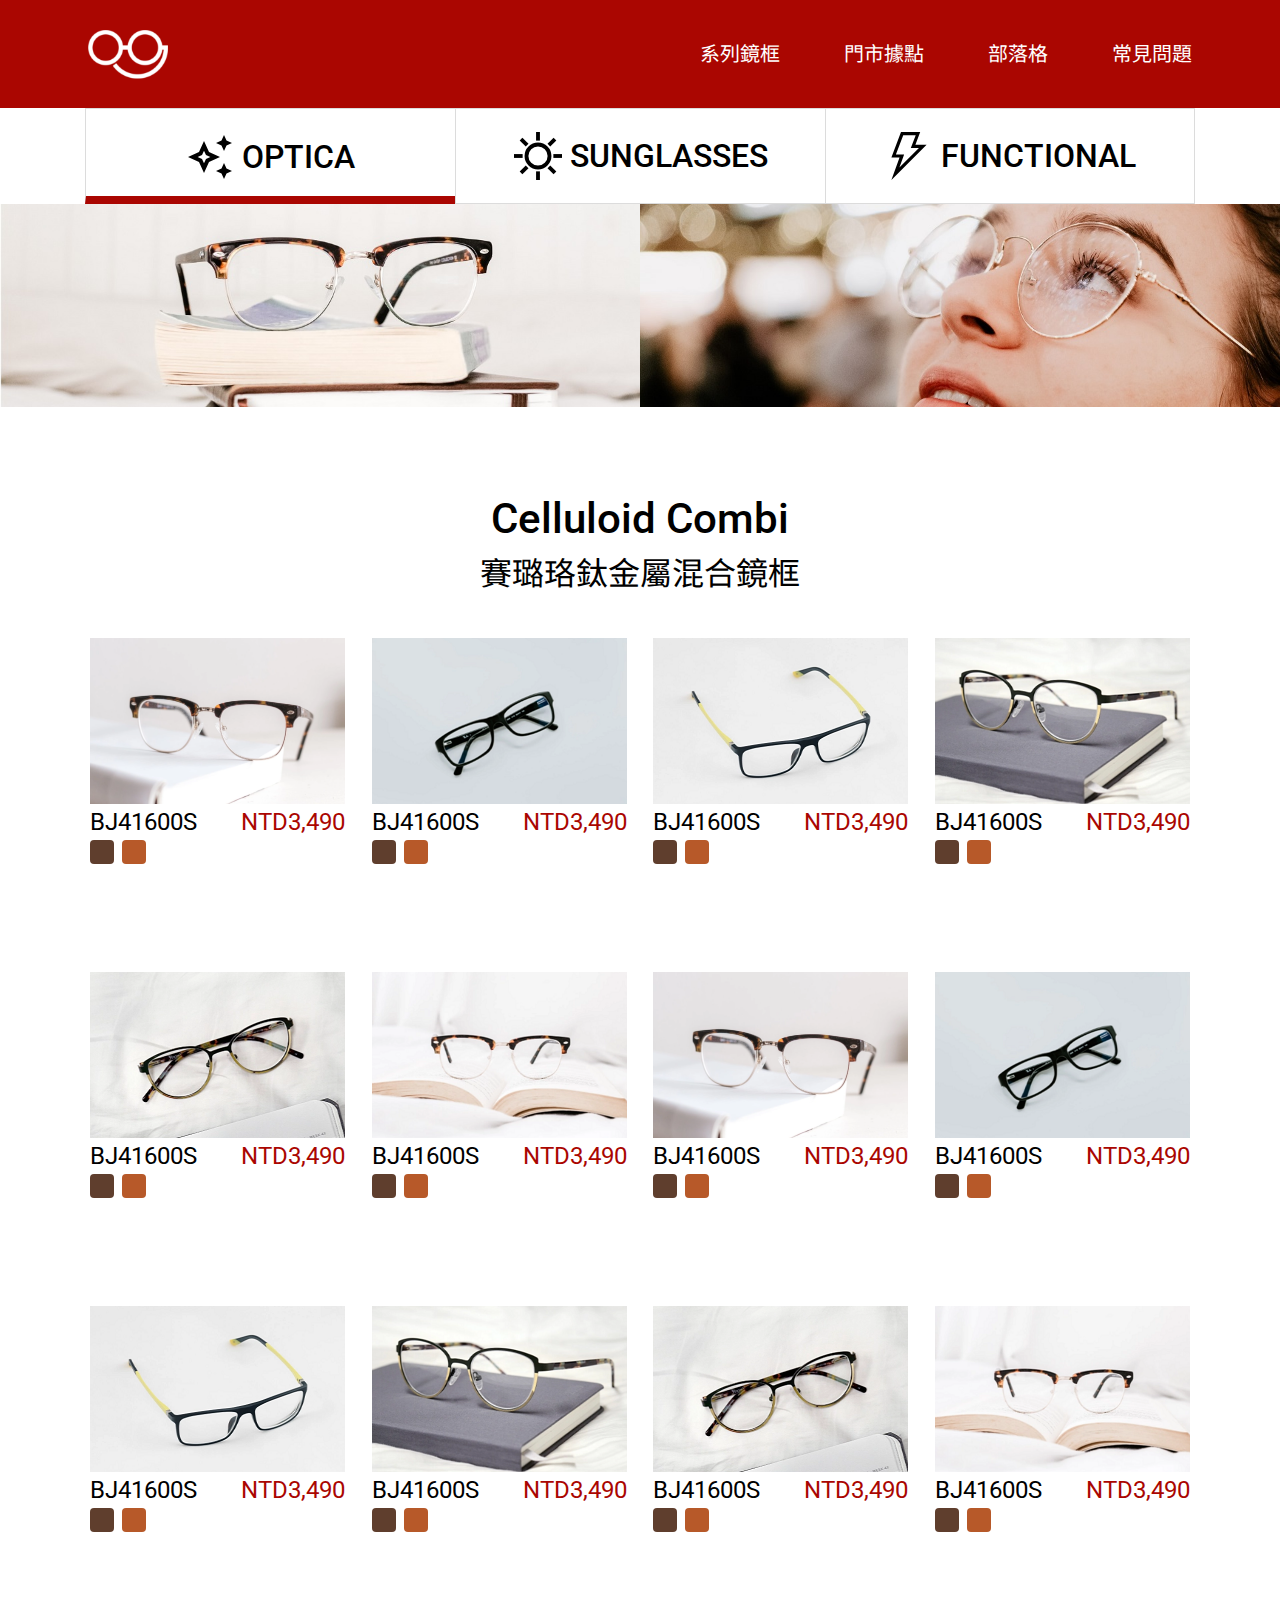
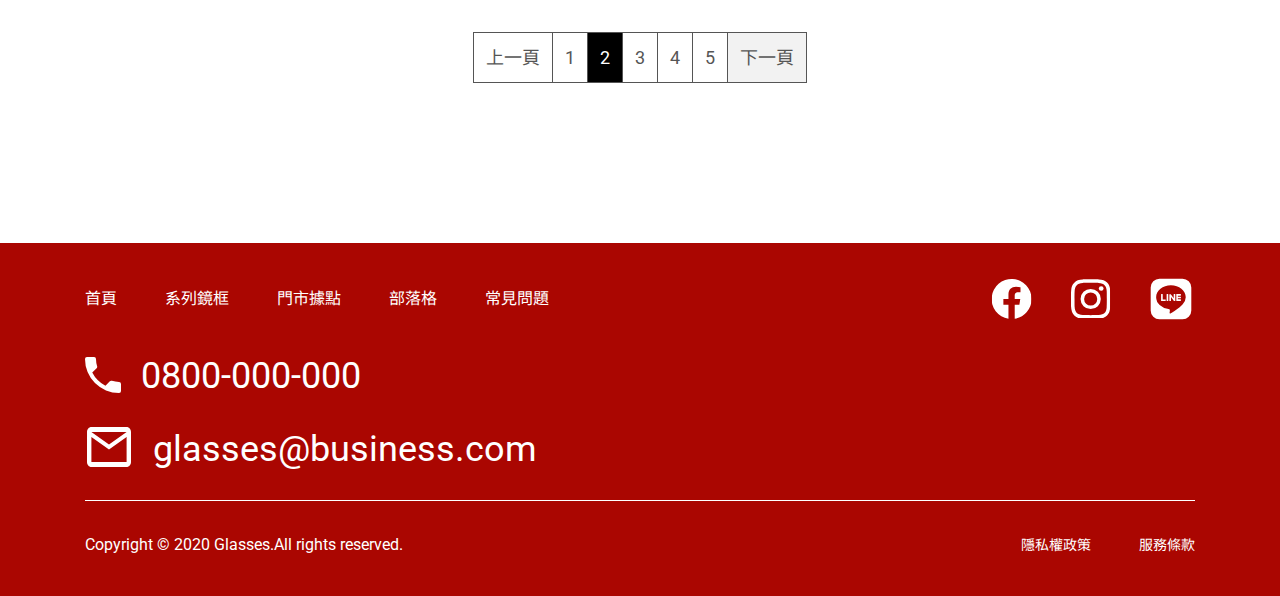
<file: optical.html>
<!DOCTYPE html>
<html lang="en">

<head>
  <meta charset="UTF-8">
  <meta name="viewport" content="width=device-width, initial-scale=1.0">
  <meta http-equiv="X-UA-Compatible" content="ie=edge">
  <title>OPTICAL</title>
  <link rel="stylesheet" href="./assets/style/reset.css">
  <link rel="stylesheet" href="./assets/style/all2.css">
  <link rel="stylesheet" href="./assets/style/optical.css">
</head>

<body>
  <header class="top0-header">
    <div class="title">
      <div class="logo">
        <a href="index.html">
          <img src="assets/images/logo.png" alt="logo">
        </a>
      </div>
      <nav class="menu"><ul><li><a href="#">系列鏡框</a></li><li><a href="location.html">門市據點</a></li><li><a href="blog.html">部落格</a></li><li><a href="faq.html">常見問題</a></li></ul></nav>
    </div>
  </header>
  <main class="main">
    
<section class="menu">
  <ul>
    <li>
      <a href="#">
        <img src="assets/images/awesome.svg" alt="awesome icon"><p>OPTICA</p>  
      </a>
    </li>
    <li>
      <a href="sunglasses.html">
        <img src="assets/images/icon-sun-black.svg" alt="sun icon"><p>SUNGLASSES</p>
      </a>
    </li>
    <li>
      <a href="#">
        <img src="assets/images/icon-thunder-black.svg" alt="thunder icon"><p>FUNCTIONAL</p>
      </a>
    </li>
  </ul>
</section>
<section class="banner">
  <ul>
    <li class="size-L"><img src="assets/images/banner-1-L.jpg" alt="banner-1"></li>
    <li class="size-L"><img src="assets/images/banner-2-L.jpg" alt="banner-2"></li>
    <li class="size-M"><img src="assets/images/banner-1-M.jpg" alt="banner-1"></li>
    <li class="size-M"><img src="assets/images/banner-2-M.jpg" alt="banner-2"></li>
  </ul>
</section>
<section class="product">
  <h2>Celluloid Combi</h2>
  <h3>賽璐珞鈦金屬混合鏡框</h3>
  <ul class="product-list">
    <li>
      <img src="assets/images/optical-1.png" alt="product">
      <div>
        <p>bj41600s</p>
        <p>ntd3,490</p>
        <div>
          <span></span><span></span>
        </div>
      </div>
    </li>
    <li>
      <img src="assets/images/optical-2.png" alt="product">
      <div>
        <p>bj41600s</p>
        <p>ntd3,490</p>
        <div>
          <span></span><span></span>
        </div>
      </div>
    </li>
    <li>
      <img src="assets/images/optical-3.png" alt="product">
      <div>
        <p>bj41600s</p>
        <p>ntd3,490</p>
        <div>
          <span></span><span></span>
        </div>
      </div>
    </li>
    <li class="size-M">
      <img src="assets/images/optical-4.png" alt="product">
      <div>
        <p>bj41600s</p>
        <p>ntd3,490</p>
        <div>
          <span></span><span></span>
        </div>
      </div>
    </li>
    <li class="size-M">
      <img src="assets/images/optical-5.png" alt="product">
      <div>
        <p>bj41600s</p>
        <p>ntd3,490</p>
        <div>
          <span></span><span></span>
        </div>
      </div>
    </li>
    <li class="size-M">
      <img src="assets/images/optical-6.png" alt="product">
      <div>
        <p>bj41600s</p>
        <p>ntd3,490</p>
        <div>
          <span></span><span></span>
        </div>
      </div>
    </li>
    <li class="size-M">
      <img src="assets/images/optical-1.png" alt="product">
      <div>
        <p>bj41600s</p>
        <p>ntd3,490</p>
        <div>
          <span></span><span></span>
        </div>
      </div>
    </li>
    <li class="size-M">
      <img src="assets/images/optical-2.png" alt="product">
      <div>
        <p>bj41600s</p>
        <p>ntd3,490</p>
        <div>
          <span></span><span></span>
        </div>
      </div>
    </li>
    <li class="size-M">
      <img src="assets/images/optical-3.png" alt="product">
      <div>
        <p>bj41600s</p>
        <p>ntd3,490</p>
        <div>
          <span></span><span></span>
        </div>
      </div>
    </li>
    <li class="size-M">
      <img src="assets/images/optical-4.png" alt="product">
      <div>
        <p>bj41600s</p>
        <p>ntd3,490</p>
        <div>
          <span></span><span></span>
        </div>
      </div>
    </li>
    <li class="size-L size-M">
      <img src="assets/images/optical-5.png" alt="product">
      <div>
        <p>bj41600s</p>
        <p>ntd3,490</p>
        <div>
          <span></span><span></span>
        </div>
      </div>
    </li>
    <li class="size-L size-M>">
      <img src="assets/images/optical-6.png" alt="product">
      <div>
        <p>bj41600s</p>
        <p>ntd3,490</p>
        <div>
          <span></span><span></span>
        </div>
      </div>
    </li>
  </ul>
  <ul class="page-select">
    <li><a href="#">上一頁</a></li>
    <li><a href="#">1</a></li>
    <li class="selected"><a href="#">2</a></li>
    <li><a href="#">3</a></li>
    <li><a href="#">4</a></li>
    <li><a href="#">5</a></li>
    <li><a href="#">下一頁</a></li>
  </ul>
</section>
  </main>
  <footer class="footer">
    <div class="footer-top">
      <nav>
        <ul>
          <li><a href="index.html">首頁</a></li>
          <li><a href="#">系列鏡框</a></li>
          <li><a href="location.html">門市據點</a></li>
          <li><a href="blog.html">部落格</a></li>
          <li><a href="faq.html">常見問題</a></li>
        </ul>
      </nav>
      <ul>
        <li><a href="#"><img src="assets/images/icon-fb.svg" alt="facebook"></a></li>
        <li><a href="#"><img src="assets/images/icon-ig.svg" alt="Instagram"></a></li>
        <li><a href="#"><img src="assets/images/icon-line.svg" alt="line"></a></li>
      </ul>
    </div>
    <div class="footer-middle">
      <ul>
        <li>
          <img src="assets/images/icon-phone.svg" alt="phone">
          <p><a href="#">0800-000-000</a></p>
        </li>
        <li>
          <img src="assets/images/icon-mail.svg" alt="mail">
          <p><a href="#">glasses@business.com</a></p>
        </li>
      </ul>
    </div>
    <hr class="custom-hr">
    <div class="footer-bottom">
      <ul>
        <li>Copyright © 2020 Glasses.All rights reserved.</li>
        <li><a href="#"><small>隱私權政策</small></a></li>
        <li><a href="#"><small>服務條款</small></a></li>
      </ul>
    </div>
  </footer>
</body>

</html>
</file>
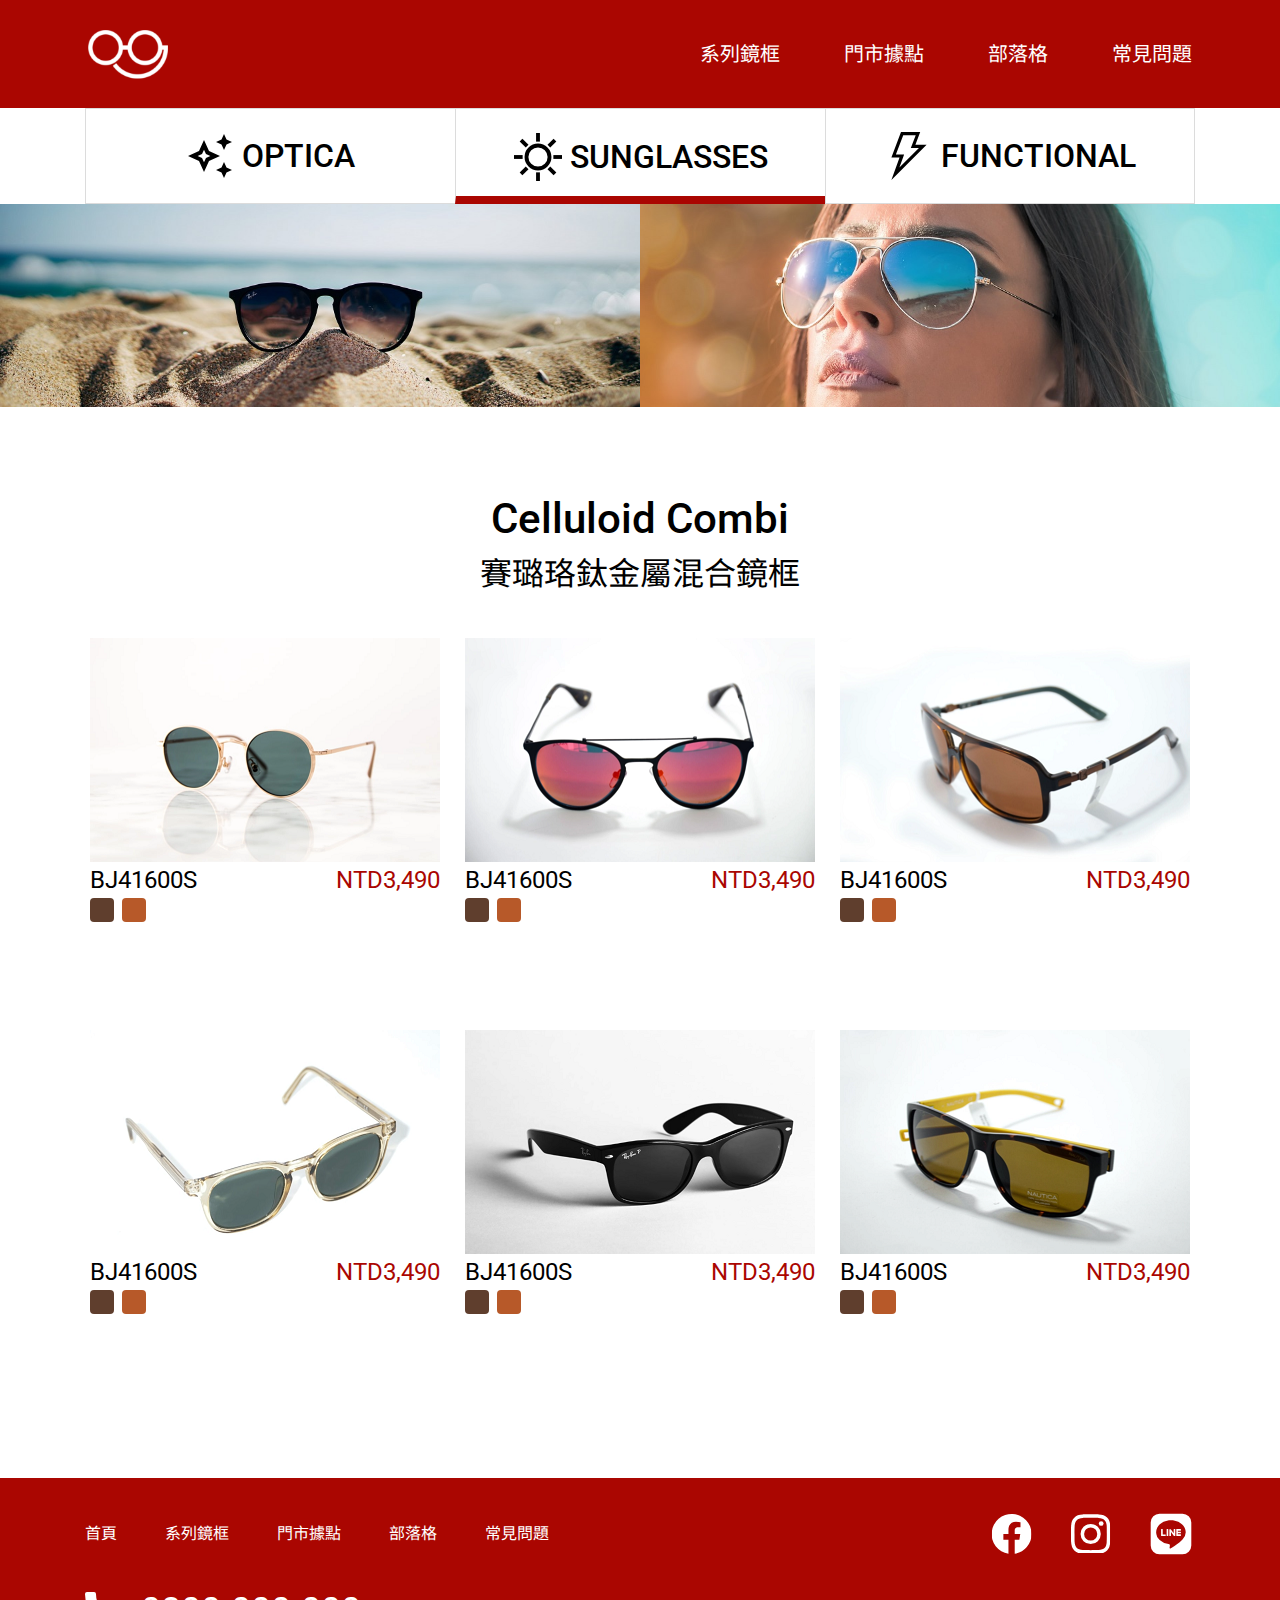
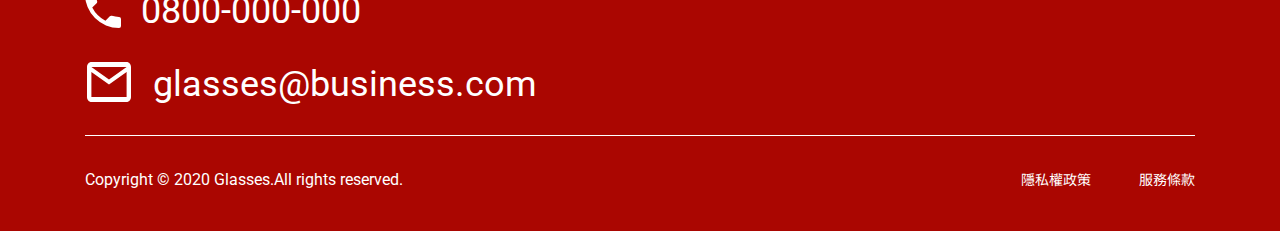
<file: sunglasses.html>
<!DOCTYPE html>
<html lang="en">

<head>
  <meta charset="UTF-8">
  <meta name="viewport" content="width=device-width, initial-scale=1.0">
  <meta http-equiv="X-UA-Compatible" content="ie=edge">
  <title>SUNGLASSES</title>
  <link rel="stylesheet" href="./assets/style/reset.css">
  <link rel="stylesheet" href="./assets/style/all2.css">
  <link rel="stylesheet" href="./assets/style/sunglasses.css">
</head>

<body>
  <header class="top0-header">
    <div class="title">
      <div class="logo">
        <a href="index.html">
          <img src="assets/images/logo.png" alt="logo">
        </a>
      </div>
      <nav class="menu"><ul><li><a href="#">系列鏡框</a></li><li><a href="location.html">門市據點</a></li><li><a href="blog.html">部落格</a></li><li><a href="faq.html">常見問題</a></li></ul></nav>
    </div>
  </header>
  <main class="main">
    
<section class="menu">
  <ul>
    <li>
      <a href="optical.html">
        <img src="assets/images/awesome.svg" alt="awesome icon"><p>OPTICA</p>  
      </a>
    </li>
    <li>
      <a href="#">
        <img src="assets/images/icon-sun-black.svg" alt="sun icon"><p>SUNGLASSES</p>
      </a>
    </li>
    <li>
      <a href="#">
        <img src="assets/images/icon-thunder-black.svg" alt="thunder icon"><p>FUNCTIONAL</p>
      </a>
    </li>
  </ul>
</section>
<section class="banner">
  <ul>
    <li class="size-L"><img src="assets/images/banner-3-L.jpg" alt="banner-1"></li>
    <li class="size-L"><img src="assets/images/banner-4-L.jpg" alt="banner-2"></li>
    <li class="size-M"><img src="assets/images/banner-3-M.jpg" alt="banner-1"></li>
    <li class="size-M"><img src="assets/images/banner-4-M.jpg" alt="banner-2"></li>
  </ul>
</section>
<section class="product">
  <h2>Celluloid Combi</h2>
  <h3>賽璐珞鈦金屬混合鏡框</h3>
  <ul class="product-list">
    <li>
      <img src="assets/images/sunglasses-1.png" alt="product">
      <div>
        <p>bj41600s</p>
        <p>ntd3,490</p>
        <div>
          <span></span><span></span>
        </div>
      </div>
    </li>
    <li>
      <img src="assets/images/sunglasses-2.png" alt="product">
      <div>
        <p>bj41600s</p>
        <p>ntd3,490</p>
        <div>
          <span></span><span></span>
        </div>
      </div>
    </li>
    <li>
      <img src="assets/images/sunglasses-3.png" alt="product">
      <div>
        <p>bj41600s</p>
        <p>ntd3,490</p>
        <div>
          <span></span><span></span>
        </div>
      </div>
    </li>
    <li class="size-M">
      <img src="assets/images/sunglasses-4.png" alt="product">
      <div>
        <p>bj41600s</p>
        <p>ntd3,490</p>
        <div>
          <span></span><span></span>
        </div>
      </div>
    </li>
    <li class="size-M">
      <img src="assets/images/sunglasses-5.png" alt="product">
      <div>
        <p>bj41600s</p>
        <p>ntd3,490</p>
        <div>
          <span></span><span></span>
        </div>
      </div>
    </li>
    <li class="size-M">
      <img src="assets/images/sunglasses-6.png" alt="product">
      <div>
        <p>bj41600s</p>
        <p>ntd3,490</p>
        <div>
          <span></span><span></span>
        </div>
      </div>
    </li>
  </ul>
  <ul class="page-select">
    <li><a href="#">上一頁</a></li>
    <li><a href="#">1</a></li>
    <li class="selected"><a href="#">2</a></li>
    <li><a href="#">3</a></li>
    <li><a href="#">4</a></li>
    <li><a href="#">5</a></li>
    <li><a href="#">下一頁</a></li>
  </ul>
</section>
  </main>
  <footer class="footer">
    <div class="footer-top">
      <nav>
        <ul>
          <li><a href="index.html">首頁</a></li>
          <li><a href="#">系列鏡框</a></li>
          <li><a href="location.html">門市據點</a></li>
          <li><a href="blog.html">部落格</a></li>
          <li><a href="faq.html">常見問題</a></li>
        </ul>
      </nav>
      <ul>
        <li><a href="#"><img src="assets/images/icon-fb.svg" alt="facebook"></a></li>
        <li><a href="#"><img src="assets/images/icon-ig.svg" alt="Instagram"></a></li>
        <li><a href="#"><img src="assets/images/icon-line.svg" alt="line"></a></li>
      </ul>
    </div>
    <div class="footer-middle">
      <ul>
        <li>
          <img src="assets/images/icon-phone.svg" alt="phone">
          <p><a href="#">0800-000-000</a></p>
        </li>
        <li>
          <img src="assets/images/icon-mail.svg" alt="mail">
          <p><a href="#">glasses@business.com</a></p>
        </li>
      </ul>
    </div>
    <hr class="custom-hr">
    <div class="footer-bottom">
      <ul>
        <li>Copyright © 2020 Glasses.All rights reserved.</li>
        <li><a href="#"><small>隱私權政策</small></a></li>
        <li><a href="#"><small>服務條款</small></a></li>
      </ul>
    </div>
  </footer>
</body>

</html>
</file>
<file: assets/style/all.css>
@import url("https://fonts.googleapis.com/css2?family=Noto+Sans+TC:wght@400;500;700;900&family=Roboto:ital,wght@0,400;0,500;0,700;0,900;1,400;1,500;1,700;1,900&display=swap");
html, html::before, html::after, body, body::before, body::after {
  font-size: 10px;
  line-height: 1.5;
  font-family: 'Roboto', 'Noto Sans TC', sans-serif;
  font-weight: 400; }

.main > * > *, .footer > *, .footer > * > * {
  width: 1110px;
  margin-left: auto;
  margin-right: auto; }

@media (max-width: 1024px) {
  .main > * > *, .footer > *, .footer > * > * {
    width: 690px; } }

@media (max-width: 425px) {
  .top0-header, .main, .footer {
    padding-left: 15px;
    padding-right: 15px; }
  .top0-header, .main > *, .footer > * {
    width: 375px; }
  .main > * > *, .footer > * > * {
    width: 345px; } }

@media (max-width: 374px) {
  .top0-header, .main > *, .footer > * {
    width: 345px; } }

img {
  max-width: 100%;
  height: auto;
  display: block; }

a {
  color: #fff;
  text-decoration: none;
  display: block; }

a:hover {
  text-decoration: underline; }

h2 {
  font-size: 4.8rem;
  text-align: center;
  margin-bottom: 40px;
  color: #650300;
  font-weight: 700; }

@media (max-width: 1024px) {
  h2 {
    font-size: 3.2rem;
    margin-bottom: 32px; } }

@media (max-width: 425px) {
  h2 {
    font-size: 2.4rem;
    margin-bottom: 20px; } }

.top0-header .title {
  color: #fff;
  background-color: #AA0601;
  padding-left: 88px;
  padding-right: 88px;
  height: 108px;
  display: -webkit-box;
  display: -ms-flexbox;
  display: flex;
  -webkit-box-pack: justify;
      -ms-flex-pack: justify;
          justify-content: space-between;
  -webkit-box-align: center;
      -ms-flex-align: center;
          align-items: center; }

@media (max-width: 1024px) {
  .top0-header .title {
    padding-left: 39px;
    padding-right: 39px; } }

@media (max-width: 425px) {
  .top0-header .title {
    padding-left: 0;
    padding-right: 0;
    display: block;
    height: 100%; }
  .top0-header .title * {
    display: block; } }

.top0-header .title li {
  display: inline-block;
  font-size: 2rem; }

.top0-header .title li:not(:first-of-type) {
  margin-left: 64px; }

@media (max-width: 1024px) {
  .top0-header .title li:not(:first-of-type) {
    margin-left: 40px; } }

@media (max-width: 425px) {
  .top0-header .title .logo {
    padding-top: 10px;
    padding-bottom: 10px;
    border-bottom: 1px solid #fff; }
  .top0-header .title .logo img {
    width: 48px;
    height: 29px;
    margin-left: auto;
    margin-right: auto; }
  .top0-header .title li:not(:first-of-type) {
    margin-left: 0; }
  .top0-header .title li {
    display: inline-block;
    -webkit-box-sizing: border-box;
            box-sizing: border-box;
    width: 50%;
    border: 1px solid #fff;
    border-top: none;
    text-align: center; }
  .top0-header .title li a {
    line-height: 2.9rem;
    padding-top: 8px;
    padding-bottom: 8px; }
  .top0-header .title li:nth-child(odd) {
    border-left: none;
    border-right: none; }
  .top0-header .title li:nth-child(even) {
    border-right: none; }
  .top0-header .title li:nth-child(3), .top0-header .title li:nth-child(4) {
    border-bottom: none; } }

.top0-header .banner {
  margin: 0 auto;
  padding-right: 405px;
  background: url("../images/banner.png") no-repeat center center;
  background-size: cover;
  height: 640px;
  display: -webkit-box;
  display: -ms-flexbox;
  display: flex;
  -webkit-box-align: center;
      -ms-flex-align: center;
          align-items: center;
  -webkit-box-pack: end;
      -ms-flex-pack: end;
          justify-content: flex-end;
  color: #650300; }

.top0-header .banner h1 {
  text-align: right;
  font-size: 3.6rem; }

.top0-header .banner h1 span {
  font-size: 6.4rem;
  line-height: 9.6rem;
  font-weight: 700; }

@media (max-width: 1024px) {
  .top0-header .banner {
    padding-right: 38.5px; }
  .top0-header .banner h1 {
    font-size: 2rem; }
  .top0-header .banner h1 span {
    font-size: 4.8rem;
    line-height: 7.2rem; } }

@media (max-width: 425px) {
  .top0-header .banner {
    background: url("../images/banner-sm.png") no-repeat center center;
    background-size: cover;
    height: 394px;
    padding-right: 15px; }
  .top0-header .banner h1 {
    font-size: 1.6rem;
    line-height: 2.2rem; }
  .top0-header .banner h1 span {
    font-size: 3.2rem;
    line-height: 4.5rem; } }

.main .advantage {
  padding-top: 80px;
  padding-bottom: 60px;
  background-color: #AA06010D; }

@media (max-width: 1024px) {
  .main .advantage {
    padding-top: 40px;
    padding-bottom: 56px; } }

@media (max-width: 425px) {
  .main .advantage {
    padding-top: 32px; } }

.main .advantage ul {
  display: -webkit-box;
  display: -ms-flexbox;
  display: flex;
  -ms-flex-wrap: wrap;
      flex-wrap: wrap;
  -webkit-box-pack: justify;
      -ms-flex-pack: justify;
          justify-content: space-between; }

@media (max-width: 1024px) {
  .main .advantage ul {
    width: 615px; } }

@media (max-width: 425px) {
  .main .advantage ul {
    width: 255px; } }

.main .advantage li {
  width: 255px;
  display: block; }

@media (max-width: 1024px) {
  .main .advantage h2 {
    margin-bottom: 0; }
  .main .advantage li {
    margin-top: 32px; } }

.main .advantage .icon {
  width: 100px;
  height: 100px;
  display: -webkit-box;
  display: -ms-flexbox;
  display: flex;
  -webkit-box-align: center;
      -ms-flex-align: center;
          align-items: center;
  margin: 0 auto 16px; }

.main .advantage li .focus-text {
  font-size: 2.4rem;
  text-align: center;
  font-weight: 700;
  margin-bottom: 8px;
  color: #650300; }

.main .advantage li .extra-text {
  font-size: 1.6rem; }

.main .classic {
  padding-top: 60px;
  padding-bottom: 80px;
  font-weight: 900; }

@media (max-width: 425px) {
  .main .classic {
    padding-top: 32px;
    padding-bottom: 40px; } }

.main .classic .product-name {
  width: 475px;
  margin: auto 0;
  display: -webkit-box;
  display: -ms-flexbox;
  display: flex;
  font-style: italic; }

.main .classic li:nth-child(even) .product-name {
  -webkit-box-pack: end;
      -ms-flex-pack: end;
          justify-content: flex-end; }

.main .classic .product-name > a {
  display: inline-block; }

.main .classic .product-name span a {
  display: inline;
  color: #AA0601; }

@media (max-width: 1024px) {
  .main .classic .product-name {
    width: 378px; }
  .main .classic li:nth-child(even) .product-name {
    -webkit-box-pack: start;
        -ms-flex-pack: start;
            justify-content: flex-start; } }

@media (max-width: 425px) {
  .main .classic .product-name {
    width: 345px;
    height: 40px;
    display: -webkit-box;
    display: -ms-flexbox;
    display: flex;
    -ms-flex-line-pack: center;
        align-content: center;
    -webkit-box-pack: center !important;
        -ms-flex-pack: center !important;
            justify-content: center !important;
    -webkit-box-align: center;
        -ms-flex-align: center;
            align-items: center;
    position: absolute;
    top: 35.07%; } }

.main .classic li {
  display: -webkit-box;
  display: -ms-flexbox;
  display: flex;
  font-size: 4.8rem;
  color: #AA0601; }

@media (max-width: 1024px) {
  .main .classic li {
    font-size: 2.8rem;
    line-height: 7.2rem; } }

@media (max-width: 425px) {
  .main .classic li {
    display: block;
    position: relative; } }

.main .classic li > img {
  width: 635px;
  height: 320px; }

@media (max-width: 1024px) {
  .main .classic li > img {
    width: 390px;
    height: 168px; } }

@media (max-width: 425px) {
  .main .classic li > img {
    width: 345px;
    height: 134px; } }

.main .classic li:not(:last-of-type) {
  margin-bottom: 32px; }

@media (max-width: 425px) {
  .main .classic li:not(:last-of-type) {
    margin-bottom: 8px; } }

.main .classic li .product-name-icon {
  display: inline-block;
  vertical-align: middle;
  margin-left: 32px;
  margin-right: 8px; }

.main .classic li:nth-child(even) .product-name-icon {
  margin-left: 0; }

@media (max-width: 1024px) {
  .main .classic li .product-name-icon {
    width: 40px;
    height: 40px; } }

@media (max-width: 425px) {
  .main .classic li .product-name-icon {
    margin-left: 0; } }

.main .classic li .product-name:nth-child(odd) {
  text-align: right;
  padding-right: 30px; }

@media (max-width: 1024px) {
  .main .classic li:nth-child(even) {
    display: -webkit-box;
    display: -ms-flexbox;
    display: flex;
    -webkit-box-orient: horizontal;
    -webkit-box-direction: reverse;
        -ms-flex-direction: row-reverse;
            flex-direction: row-reverse; }
  .main .classic li:nth-child(even) .product-name {
    padding-right: 0; }
  .main .classic li:nth-child(even) .product-name img {
    margin-left: 32px; } }

@media (max-width: 425px) {
  .main .classic li:nth-child(even) {
    display: block !important; }
  .main .classic li:nth-child(even) .product-name img {
    margin-left: 0; } }

.main .jointly {
  padding-top: 60px;
  padding-bottom: 80px;
  background: url("../images/bg.png") no-repeat center center;
  background-size: cover;
  font-weight: 700; }

@media (max-width: 1024px) {
  .main .jointly {
    padding-top: 40px;
    padding-bottom: 56px; } }

.main .jointly h2 {
  color: #fff; }

.main .jointly ul {
  display: -webkit-box;
  display: -ms-flexbox;
  display: flex;
  -webkit-box-pack: justify;
      -ms-flex-pack: justify;
          justify-content: space-between; }

@media (max-width: 1024px) {
  .main .jointly ul {
    width: 690px; } }

@media (max-width: 425px) {
  .main .jointly ul {
    display: block;
    width: 345px; } }

.main .jointly img {
  width: 540px;
  opacity: 0.5; }

@media (max-width: 1024px) {
  .main .jointly img {
    width: 330px; } }

@media (max-width: 425px) {
  .main .jointly img {
    width: 345px;
    height: 291px; } }

.main .jointly li {
  background-color: #fff;
  position: relative; }

@media (max-width: 425px) {
  .main .jointly li:not(:last-of-type) {
    margin-bottom: 16px; } }

.main .jointly li p {
  font-size: 7.2rem;
  position: absolute;
  width: 100%;
  text-align: center;
  top: 42.37%;
  display: block; }

@media (max-width: 1024px) {
  .main .jointly li p {
    font-size: 3.2rem; } }

@media (max-width: 425px) {
  .main .jointly li p {
    width: 345px;
    top: 44.5%; } }

.main .jointly li a {
  color: #AA0601; }

.main .recommend {
  padding-top: 60px;
  padding-bottom: 80px; }

@media (max-width: 1024px) {
  .main .recommend {
    padding-top: 40px;
    padding-bottom: 56px; } }

.main .recommend h2 {
  color: #AA0601; }

.main .recommend ul {
  display: -webkit-box;
  display: -ms-flexbox;
  display: flex;
  -webkit-box-pack: justify;
      -ms-flex-pack: justify;
          justify-content: space-between; }

@media (max-width: 1024px) {
  .main .recommend ul {
    width: 690px;
    -ms-flex-wrap: wrap;
        flex-wrap: wrap; } }

@media (max-width: 425px) {
  .main .recommend ul {
    display: block;
    width: 345px; } }

.main .recommend li {
  width: 255px;
  height: 460px;
  border: 1px solid #DEE2E6;
  border-radius: 4px;
  -webkit-box-shadow: 0px 2px 6px #00000029;
          box-shadow: 0px 2px 6px #00000029;
  position: relative; }

@media (max-width: 1024px) {
  .main .recommend h2 {
    margin-bottom: 0; }
  .main .recommend li {
    margin-top: 32px; } }

@media (max-width: 1024px) {
  .main .recommend li {
    width: 330px; } }

.main .recommend li p {
  margin-left: 16px;
  margin-right: 16px;
  font-size: 1.4rem; }

@media (max-width: 1024px) {
  .main .recommend li p {
    margin-left: 24px;
    margin-right: 24px; } }

.main .recommend li .say-name {
  margin-top: 16px;
  margin-bottom: 8px;
  font-weight: 500; }

.main .recommend li .say-text {
  font-size: 1.6rem; }

.main .recommend li .say-date {
  position: absolute;
  width: 223px;
  text-align: left;
  color: #707070;
  bottom: 16px; }

.main .contact {
  padding-top: 60px;
  padding-bottom: 80px;
  background-color: #AA06010D; }

@media (max-width: 1024px) {
  .main .contact {
    padding-top: 40px;
    padding-bottom: 56px; } }

@media (max-width: 425px) {
  .main .contact {
    padding-top: 30px;
    padding-bottom: 40px; } }

.main .contact h2 {
  color: #000; }

.main .contact form {
  margin: 0 auto;
  width: 730px; }

@media (max-width: 1024px) {
  .main .contact form {
    width: 450px; } }

@media (max-width: 425px) {
  .main .contact form {
    width: 345px; } }

.main .contact p {
  font-size: 2rem;
  margin-bottom: 20px; }

@media (max-width: 1024px) {
  .main .contact p {
    font-size: 1.6rem;
    margin-bottom: 16px; } }

@media (max-width: 425px) {
  .main .contact p {
    margin-bottom: 8px; } }

.main .contact input[type="text"] {
  margin-bottom: 16px;
  height: 50px; }

.main .contact label[for] {
  margin-bottom: 4px; }

@media (max-width: 1024px) {
  .main .contact label[for] {
    margin-bottom: 3px; } }

.main .contact label, .main .contact input, .main .contact textarea {
  font-size: 1.6rem; }

@media (max-width: 1024px) {
  .main .contact label, .main .contact input, .main .contact textarea {
    font-size: 1.4rem; } }

.main .contact input, .main .contact textarea {
  padding: 12px 16px 14px 16px;
  -webkit-box-sizing: border-box;
          box-sizing: border-box; }

@media (max-width: 1024px) {
  .main .contact input, .main .contact textarea {
    padding: 8px 12px 8px 12px; } }

.main .contact textarea {
  margin-bottom: 16px; }

.main .contact label, .main .contact button {
  display: block; }

.main .contact button {
  width: 350px;
  height: 54px;
  margin: 0 auto;
  margin-top: 40px;
  font-size: 1.6rem;
  color: #fff;
  background-color: #AA0601;
  border: none;
  border-radius: 0;
  font-weight: 700; }

@media (max-width: 1024px) {
  .main .contact button {
    width: 210px;
    height: 40px;
    margin-top: 20px;
    font-size: 1.4rem; } }

@media (max-width: 425px) {
  .main .contact button {
    width: 165px;
    height: 36px; } }

.main .contact button:hover {
  background-color: #650300; }

.main .contact label span {
  margin-left: 4px; }

.main .contact label[for], .main .contact input[type="text"], .main .contact textarea {
  display: block;
  width: 100%; }

.footer {
  background-color: #AA0601;
  color: #fff;
  padding-top: 32px;
  padding-bottom: 39px;
  font-size: 1.6rem; }

.footer .footer-top img:hover {
  background-color: #cb0801; }

@media (max-width: 1024px) {
  .footer > * {
    width: 690px; } }

@media (max-width: 425px) {
  .footer {
    padding-top: 24px;
    padding-bottom: 24px;
    padding-left: 16px;
    padding-right: 16px;
    position: relative;
    -webkit-box-sizing: border-box;
            box-sizing: border-box;
    font-size: 1.4rem; }
  .footer > * {
    width: 345px; }
  .footer .footer-top nav {
    display: none; }
  .footer .footer-middle {
    position: absolute;
    top: 24px; } }

@media (max-width: 425px) {
  .footer > * {
    width: 100%; } }

.footer .footer-top, .footer .footer-top ul {
  display: -webkit-box;
  display: -ms-flexbox;
  display: flex;
  -webkit-box-pack: justify;
      -ms-flex-pack: justify;
          justify-content: space-between;
  -webkit-box-align: center;
      -ms-flex-align: center;
          align-items: center; }

.footer .footer-top nav {
  width: 464px;
  margin-left: 0; }

.footer .footer-top > ul {
  width: 208px;
  margin-right: 0; }

@media (max-width: 1024px) {
  .footer .footer-top nav {
    width: 432px; }
  .footer .footer-top > ul {
    width: 120px; }
  .footer .footer-top > ul img {
    width: 24px;
    height: 24px; } }

.footer .footer-middle {
  margin-top: 24px; }

@media (max-width: 425px) {
  .footer .footer-middle {
    margin-top: 0; }
  .footer .footer-middle ul {
    margin-left: 0; } }

.footer .footer-middle li:not(:last-of-type) {
  margin-bottom: 16px; }

@media (max-width: 1024px) {
  .footer .footer-middle li:not(:last-of-type) {
    margin-bottom: 12px; } }

.footer .footer-middle li * {
  display: inline-block;
  vertical-align: middle; }

.footer .footer-middle li p {
  font-size: 3.6rem;
  margin-left: 16px; }

@media (max-width: 1024px) {
  .footer .footer-middle li p {
    font-size: 2rem;
    margin-left: 8px; }
  .footer .footer-middle li img {
    width: 18px;
    height: 18px; } }

@media (max-width: 425px) {
  .footer .footer-middle li p {
    font-size: 1.6rem;
    margin-left: 6px; } }

.footer .custom-hr {
  border: none;
  border-top: 1px solid #fff;
  margin-top: 24px;
  margin-bottom: 32px; }

@media (max-width: 1024px) {
  .footer .custom-hr {
    margin-top: 20px;
    margin-bottom: 24px; } }

@media (max-width: 425px) {
  .footer .custom-hr {
    margin-top: 49px;
    margin-bottom: 16px; } }

.footer .footer-bottom ul {
  display: -webkit-box;
  display: -ms-flexbox;
  display: flex;
  -webkit-box-pack: justify;
      -ms-flex-pack: justify;
          justify-content: space-between;
  -webkit-box-align: center;
      -ms-flex-align: center;
          align-items: center; }

@media (max-width: 425px) {
  .footer .footer-bottom ul {
    display: block; } }

.footer .footer-bottom ul li small {
  font-size: 1.4rem; }

.footer .footer-bottom ul li {
  display: block; }

@media (max-width: 425px) {
  .footer .footer-bottom ul li:not(:last-of-type) {
    margin-bottom: 8px; } }

.footer .footer-bottom ul li:first-of-type {
  -webkit-box-flex: 1;
      -ms-flex-positive: 1;
          flex-grow: 1; }

.footer .footer-bottom ul li:last-of-type {
  margin-left: 48px; }

@media (max-width: 1024px) {
  .footer .footer-bottom ul li:last-of-type {
    margin-left: 24px; } }

@media (max-width: 425px) {
  .footer .footer-bottom ul li:last-of-type {
    margin-left: 0; } }

/*# sourceMappingURL=all.css.map */
</file>
<file: assets/style/all2.css>
@import url("https://fonts.googleapis.com/css2?family=Noto+Sans+TC:wght@400;500;700;900&family=Roboto:ital,wght@0,400;0,500;0,700;0,900;1,400;1,500;1,700;1,900&display=swap");
html, html::before, html::after, body, body::before, body::after {
  font-size: 10px;
  line-height: 1.5;
  font-family: 'Roboto', 'Noto Sans TC', sans-serif;
  font-weight: 400; }

.main > * > *, .footer > *, .footer > * > * {
  width: 1110px;
  margin-left: auto;
  margin-right: auto; }

@media (max-width: 1024px) {
  .main > * > *, .footer > *, .footer > * > * {
    width: 690px; } }

@media (max-width: 425px) {
  .top0-header, .main, .footer {
    padding-left: 15px;
    padding-right: 15px; }
  .top0-header, .main > *, .footer > * {
    width: 375px; }
  .main > * > *, .footer > * > * {
    width: 345px; } }

@media (max-width: 374px) {
  .top0-header, .main > *, .footer, .footer > * {
    width: 345px; } }

img {
  max-width: 100%;
  height: auto;
  display: block; }

a {
  color: #fff;
  text-decoration: none;
  display: block; }

a:hover {
  text-decoration: underline; }

.top0-header .title {
  color: #fff;
  background-color: #AA0601;
  padding-left: 88px;
  padding-right: 88px;
  height: 108px;
  display: -webkit-box;
  display: -ms-flexbox;
  display: flex;
  -webkit-box-pack: justify;
      -ms-flex-pack: justify;
          justify-content: space-between;
  -webkit-box-align: center;
      -ms-flex-align: center;
          align-items: center; }

@media (max-width: 1024px) {
  .top0-header .title {
    padding-left: 39px;
    padding-right: 39px; } }

@media (max-width: 425px) {
  .top0-header .title {
    padding-left: 0;
    padding-right: 0;
    display: block;
    height: 100%; }
  .top0-header .title * {
    display: block; } }

.top0-header .title li {
  display: inline-block;
  font-size: 2rem; }

.top0-header .title li:not(:first-of-type) {
  margin-left: 64px; }

@media (max-width: 1024px) {
  .top0-header .title li:not(:first-of-type) {
    margin-left: 40px; } }

@media (max-width: 425px) {
  .top0-header .title .logo {
    padding-top: 10px;
    padding-bottom: 10px;
    border-bottom: 1px solid #fff; }
  .top0-header .title .logo img {
    width: 48px;
    height: 29px;
    margin-left: auto;
    margin-right: auto; }
  .top0-header .title li:not(:first-of-type) {
    margin-left: 0; }
  .top0-header .title li {
    display: inline-block;
    -webkit-box-sizing: border-box;
            box-sizing: border-box;
    width: 50%;
    border: 1px solid #fff;
    border-top: none;
    text-align: center; }
  .top0-header .title li a {
    line-height: 2.9rem;
    padding-top: 8px;
    padding-bottom: 8px; }
  .top0-header .title li:nth-child(odd) {
    border-left: none;
    border-right: none; }
  .top0-header .title li:nth-child(even) {
    border-right: none; }
  .top0-header .title li:nth-child(3), .top0-header .title li:nth-child(4) {
    border-bottom: none; } }

.footer {
  background-color: #AA0601;
  color: #fff;
  padding-top: 32px;
  padding-bottom: 39px;
  font-size: 1.6rem; }

.footer .footer-top img:hover {
  background-color: #cb0801; }

@media (max-width: 1024px) {
  .footer > * {
    width: 690px; } }

@media (max-width: 425px) {
  .footer {
    padding-top: 24px;
    padding-bottom: 24px;
    padding-left: 16px;
    padding-right: 16px;
    position: relative;
    -webkit-box-sizing: border-box;
            box-sizing: border-box;
    font-size: 1.4rem; }
  .footer > * {
    width: 345px; }
  .footer .footer-top nav {
    display: none; }
  .footer .footer-middle {
    position: absolute;
    top: 24px; } }

@media (max-width: 425px) {
  .footer > * {
    width: 100%; } }

.footer .footer-top, .footer .footer-top ul {
  display: -webkit-box;
  display: -ms-flexbox;
  display: flex;
  -webkit-box-pack: justify;
      -ms-flex-pack: justify;
          justify-content: space-between;
  -webkit-box-align: center;
      -ms-flex-align: center;
          align-items: center; }

.footer .footer-top nav {
  width: 464px;
  margin-left: 0; }

.footer .footer-top > ul {
  width: 208px;
  margin-right: 0; }

@media (max-width: 1024px) {
  .footer .footer-top nav {
    width: 432px; }
  .footer .footer-top > ul {
    width: 120px; }
  .footer .footer-top > ul img {
    width: 24px;
    height: 24px; } }

.footer .footer-middle {
  margin-top: 24px; }

@media (max-width: 425px) {
  .footer .footer-middle {
    margin-top: 0; }
  .footer .footer-middle ul {
    margin-left: 0; } }

.footer .footer-middle li:not(:last-of-type) {
  margin-bottom: 16px; }

@media (max-width: 1024px) {
  .footer .footer-middle li:not(:last-of-type) {
    margin-bottom: 12px; } }

.footer .footer-middle li * {
  display: inline-block;
  vertical-align: middle; }

.footer .footer-middle li p {
  font-size: 3.6rem;
  margin-left: 16px; }

@media (max-width: 1024px) {
  .footer .footer-middle li p {
    font-size: 2rem;
    margin-left: 8px; }
  .footer .footer-middle li img {
    width: 18px;
    height: 18px; } }

@media (max-width: 425px) {
  .footer .footer-middle li p {
    font-size: 1.6rem;
    margin-left: 6px; } }

.footer .custom-hr {
  border: none;
  border-top: 1px solid #fff;
  margin-top: 24px;
  margin-bottom: 32px; }

@media (max-width: 1024px) {
  .footer .custom-hr {
    margin-top: 20px;
    margin-bottom: 24px; } }

@media (max-width: 425px) {
  .footer .custom-hr {
    margin-top: 49px;
    margin-bottom: 16px; } }

.footer .footer-bottom ul {
  display: -webkit-box;
  display: -ms-flexbox;
  display: flex;
  -webkit-box-pack: justify;
      -ms-flex-pack: justify;
          justify-content: space-between;
  -webkit-box-align: center;
      -ms-flex-align: center;
          align-items: center; }

@media (max-width: 425px) {
  .footer .footer-bottom ul {
    display: block; } }

.footer .footer-bottom ul li small {
  font-size: 1.4rem; }

.footer .footer-bottom ul li {
  display: block; }

@media (max-width: 425px) {
  .footer .footer-bottom ul li:not(:last-of-type) {
    margin-bottom: 8px; } }

.footer .footer-bottom ul li:first-of-type {
  -webkit-box-flex: 1;
      -ms-flex-positive: 1;
          flex-grow: 1; }

.footer .footer-bottom ul li:last-of-type {
  margin-left: 48px; }

@media (max-width: 1024px) {
  .footer .footer-bottom ul li:last-of-type {
    margin-left: 24px; } }

@media (max-width: 425px) {
  .footer .footer-bottom ul li:last-of-type {
    margin-left: 0; } }

/*# sourceMappingURL=all2.css.map */
</file>
<file: assets/style/blog-content.css>
.search {
  background-color: #650300;
  font-weight: 700; }

@media (max-width: 425px) {
  .search ul li:last-of-type {
    display: none; } }

.search ul {
  width: 1110px;
  font-size: 2rem;
  margin-left: auto;
  margin-right: auto;
  padding-top: 7px;
  padding-bottom: 7px;
  display: -webkit-box;
  display: -ms-flexbox;
  display: flex;
  -webkit-box-align: center;
      -ms-flex-align: center;
          align-items: center; }

@media (max-width: 1024px) {
  .search ul {
    width: 690px; } }

@media (max-width: 425px) {
  .search ul {
    width: 345px; } }

.search ul li:not(:first-of-type):not(:last-of-type) {
  margin-left: 48px; }

@media (max-width: 1024px) {
  .search ul li:not(:first-of-type):not(:last-of-type) {
    margin-left: 32px; } }

@media (max-width: 425px) {
  .search ul li:not(:first-of-type):not(:last-of-type) {
    margin-left: 24px; } }

.search ul li:last-of-type {
  -webkit-box-flex: 1;
      -ms-flex-positive: 1;
          flex-grow: 1; }

.search ul li:last-of-type a {
  width: 40px;
  height: 40px;
  margin-top: auto;
  margin-left: auto;
  display: -webkit-box;
  display: -ms-flexbox;
  display: flex;
  -webkit-box-align: center;
      -ms-flex-align: center;
          align-items: center;
  -webkit-box-pack: center;
      -ms-flex-pack: center;
          justify-content: center; }

.search ul li:last-of-type a img {
  width: 29px;
  height: 29px; }

.search a {
  font-size: 2rem; }

@media (max-width: 1024px) {
  .search a {
    font-size: 1.6rem; } }

.breadcrumb {
  display: -webkit-box;
  display: -ms-flexbox;
  display: flex;
  margin-top: 8px;
  margin-bottom: 8px;
  font-size: 1.6rem; }

@media (max-width: 1024px) {
  .breadcrumb {
    font-size: 1.4rem; } }

.breadcrumb a {
  color: #000; }

.breadcrumb li:not(:last-of-type) {
  display: -webkit-box;
  display: -ms-flexbox;
  display: flex; }

.breadcrumb li:not(:last-of-type)::after {
  content: '\00A0/\00A0';
  display: inline-block;
  color: #000; }

.breadcrumb li:last-of-type a {
  color: #aa0601; }

.tag {
  font-size: 2.4rem;
  color: #aa0601;
  font-weight: 700; }

@media (max-width: 1024px) {
  .tag {
    font-size: 1.6rem; } }

@media (max-width: 425px) {
  .tag {
    font-size: 1.4rem; } }

.blog-content > div {
  display: -webkit-box;
  display: -ms-flexbox;
  display: flex;
  -ms-flex-wrap: wrap;
      flex-wrap: wrap;
  -webkit-box-pack: justify;
      -ms-flex-pack: justify;
          justify-content: space-between; }

.blog-content .main-space {
  width: 825px;
  margin-bottom: 160px; }

@media (max-width: 1024px) {
  .blog-content .main-space {
    width: 510px;
    margin-bottom: 96px; } }

@media (max-width: 425px) {
  .blog-content .main-space {
    width: 345px;
    margin-bottom: 30px; } }

.blog-content .side-space {
  width: 245px; }

@media (max-width: 1024px) {
  .blog-content .side-space {
    width: 150px; } }

@media (max-width: 425px) {
  .blog-content .side-space {
    width: 345px;
    margin-bottom: 56px; } }

.main-tag {
  display: -webkit-box;
  display: -ms-flexbox;
  display: flex;
  -ms-flex-wrap: wrap;
      flex-wrap: wrap; }

.main-tag li:not(:first-of-type) {
  margin-left: 16px; }

.main-space h1 {
  font-size: 4.8rem;
  line-height: 95px;
  margin-bottom: 8px; }

@media (max-width: 1024px) {
  .main-space h1 {
    font-size: 3.2rem;
    line-height: 1.5;
    margin-bottom: 4px; } }

@media (max-width: 425px) {
  .main-space h1 {
    font-size: 2rem;
    margin-bottom: 0; } }

.sub-title {
  display: -webkit-box;
  display: -ms-flexbox;
  display: flex;
  -webkit-box-pack: justify;
      -ms-flex-pack: justify;
          justify-content: space-between;
  -webkit-box-align: center;
      -ms-flex-align: center;
          align-items: center;
  margin-bottom: 24px;
  font-weight: 500; }

@media (max-width: 425px) {
  .sub-title {
    margin-bottom: 20px; } }

.sub-title h2 {
  font-size: 2.8rem; }

.sub-title p {
  font-size: 1.6rem;
  color: #6c6c6c; }

@media (max-width: 1024px) {
  .sub-title h2 {
    font-size: 1.6rem; }
  .sub-title p {
    font-size: 1.4rem; } }

@media (max-width: 425px) {
  .sub-title h2 {
    font-size: 1.4rem; } }

.main-space article ul li:nth-child(odd) {
  margin-bottom: 24px; }

@media (max-width: 1024px) {
  .main-space article ul li:nth-child(odd) {
    margin-bottom: 16px; } }

.main-space article ul li:nth-child(even) {
  font-size: 2rem;
  opacity: 0.6; }

@media (max-width: 1024px) {
  .main-space article ul li:nth-child(even) {
    font-size: 1.6rem; } }

.main-space article ul li:nth-child(even):not(:last-of-type) {
  margin-bottom: 40px; }

@media (max-width: 1024px) {
  .main-space article ul li:nth-child(even):not(:last-of-type) {
    margin-bottom: 24px; } }

@media (max-width: 1024px) {
  .main-space article ul li img {
    width: 510px;
    height: 292px; }
  .main-space article ul li:first-of-type img {
    height: 333px; } }

@media (max-width: 425px) {
  .main-space article ul li img {
    width: 345px;
    height: 225px !important; } }

.share {
  display: -webkit-box;
  display: -ms-flexbox;
  display: flex;
  -webkit-box-align: center;
      -ms-flex-align: center;
          align-items: center;
  margin-top: 48px;
  font-weight: 700; }

.share img:hover {
  background-color: #e6e6e6;
  border-radius: 6px; }

.share img[alt="facebook logo"]:hover {
  border-radius: 1px; }

@media (max-width: 1024px) {
  .share {
    margin-top: 28px; } }

@media (max-width: 425px) {
  .share {
    margin-top: 20px; } }

.share p {
  margin-right: 20px;
  font-size: 2rem; }

@media (max-width: 1024px) {
  .share p {
    margin-right: 16px;
    font-size: 1.6rem; }
  .share img {
    width: 20px;
    height: 20px; } }

.share a:not(:first-of-type) {
  margin-left: 16px; }

.main-space .custom-hr {
  margin-top: 20px;
  margin-bottom: 24px;
  border: none;
  border-top: 1px solid #000; }

@media (max-width: 1024px) {
  .main-space .custom-hr {
    margin-top: 20px;
    margin-bottom: 16px; } }

@media (max-width: 425px) {
  .main-space .custom-hr {
    margin-top: 16px;
    margin-bottom: 10px; } }

.prev-next {
  display: -webkit-box;
  display: -ms-flexbox;
  display: flex;
  -webkit-box-pack: justify;
      -ms-flex-pack: justify;
          justify-content: space-between; }

@media (max-width: 425px) {
  .prev-next {
    display: block; } }

.prev-next a {
  color: #000;
  display: -webkit-box;
  display: -ms-flexbox;
  display: flex;
  -webkit-box-align: center;
      -ms-flex-align: center;
          align-items: center; }

@media (max-width: 425px) {
  .prev-next a:nth-child(even) {
    -webkit-box-orient: horizontal;
    -webkit-box-direction: reverse;
        -ms-flex-direction: row-reverse;
            flex-direction: row-reverse;
    -webkit-box-pack: end;
        -ms-flex-pack: end;
            justify-content: flex-end; } }

.prev-next a:first-of-type img {
  -webkit-transform: rotate(-180deg);
      -ms-transform: rotate(-180deg);
          transform: rotate(-180deg); }

.prev-next a p {
  font-size: 1.9rem;
  margin-left: 8px;
  margin-right: 8px; }

@media (max-width: 1024px) {
  .prev-next a p {
    font-size: 1.6rem; } }

@media (max-width: 425px) {
  .prev-next a p {
    font-size: 1.4rem;
    margin-left: 4px;
    margin-right: 4px; } }

.side-space {
  font-weight: 700; }

.side-space a {
  color: #aa0601;
  font-size: 2.4rem;
  margin-bottom: 8px;
  float: left; }

@media (max-width: 1024px) {
  .side-space a {
    font-size: 1.6rem;
    margin-bottom: 0; } }

.side-space a:nth-child(even) {
  margin-right: 24px;
  clear: left; }

@media (max-width: 1024px) {
  .side-space a:nth-child(even) {
    margin-right: 16px; } }

@media (max-width: 425px) {
  .side-space a {
    margin-right: 8px !important;
    clear: none !important; } }

.side-space h2 {
  font-size: 2.8rem;
  display: -webkit-box;
  display: -ms-flexbox;
  display: flex;
  -webkit-box-align: center;
      -ms-flex-align: center;
          align-items: center;
  width: 100%;
  color: #aa0601;
  margin-bottom: 4px; }

.side-space h2 img {
  width: 48px;
  height: 48px;
  margin-right: 8px; }

@media (max-width: 1024px) {
  .side-space h2 {
    font-size: 2rem;
    margin-bottom: 8px; }
  .side-space h2 img {
    width: 24px;
    height: 24px;
    margin-right: 0; } }

/*# sourceMappingURL=blog-content.css.map */
</file>
<file: assets/style/blog.css>
.search {
  background-color: #650300;
  font-weight: 700; }

@media (max-width: 425px) {
  .search ul li:last-of-type {
    display: none; } }

.search ul {
  width: 1110px;
  font-size: 2rem;
  margin-left: auto;
  margin-right: auto;
  padding-top: 7px;
  padding-bottom: 7px;
  display: -webkit-box;
  display: -ms-flexbox;
  display: flex;
  -webkit-box-align: center;
      -ms-flex-align: center;
          align-items: center; }

@media (max-width: 1024px) {
  .search ul {
    width: 690px; } }

@media (max-width: 425px) {
  .search ul {
    width: 345px; } }

.search ul li:not(:first-of-type):not(:last-of-type) {
  margin-left: 48px; }

@media (max-width: 1024px) {
  .search ul li:not(:first-of-type):not(:last-of-type) {
    margin-left: 32px; } }

@media (max-width: 425px) {
  .search ul li:not(:first-of-type):not(:last-of-type) {
    margin-left: 24px; } }

.search ul li:last-of-type {
  -webkit-box-flex: 1;
      -ms-flex-positive: 1;
          flex-grow: 1; }

.search ul li:last-of-type a {
  width: 40px;
  height: 40px;
  margin-top: auto;
  margin-left: auto;
  display: -webkit-box;
  display: -ms-flexbox;
  display: flex;
  -webkit-box-align: center;
      -ms-flex-align: center;
          align-items: center;
  -webkit-box-pack: center;
      -ms-flex-pack: center;
          justify-content: center; }

.search ul li:last-of-type a img {
  width: 29px;
  height: 29px; }

.search a {
  font-size: 2rem; }

@media (max-width: 1024px) {
  .search a {
    font-size: 1.6rem; } }

.blog {
  margin-top: 96px;
  margin-bottom: 160px; }

@media (max-width: 1024px) {
  .blog {
    margin-top: 60px;
    margin-bottom: 96px; } }

@media (max-width: 425px) {
  .blog {
    margin-top: 28px;
    margin-bottom: 56px; } }

.blog .blog-list li a:hover {
  text-decoration: none; }

.blog h2 {
  font-size: 4.8rem;
  padding-left: 16px;
  margin-bottom: 60px;
  border-left: 8px solid #9F1213;
  font-weight: 700; }

@media (max-width: 1024px) {
  .blog h2 {
    border-left: 4px solid #9F1213;
    margin-bottom: 40px; } }

@media (max-width: 425px) {
  .blog h2 {
    font-size: 2.8rem;
    padding-left: 8px;
    margin-bottom: 8px;
    margin-bottom: 28px; } }

.blog .blog-list li:not(:last-of-type) {
  margin-bottom: 60px; }

@media (max-width: 1024px) {
  .blog .blog-list li:not(:last-of-type) {
    margin-bottom: 24px; } }

@media (max-width: 425px) {
  .blog .blog-list li:not(:last-of-type) {
    margin-bottom: 20px; } }

.blog .blog-list li a {
  display: -webkit-box;
  display: -ms-flexbox;
  display: flex;
  -ms-flex-wrap: wrap;
      flex-wrap: wrap;
  color: #000; }

.blog .blog-list li a > div {
  display: -webkit-box;
  display: -ms-flexbox;
  display: flex;
  -ms-flex-wrap: wrap;
      flex-wrap: wrap;
  -ms-flex-line-pack: start;
      align-content: flex-start;
  position: relative;
  width: 445px; }

@media (max-width: 1024px) {
  .blog .blog-list li a > div {
    width: 322px; } }

@media (max-width: 425px) {
  .blog .blog-list li a > div > p {
    display: none; } }

.blog .blog-list li a img {
  margin-right: 30px; }

@media (max-width: 1024px) {
  .blog .blog-list li a img {
    width: 330px;
    height: 208px; } }

@media (max-width: 425px) {
  .blog .blog-list li a img {
    width: 345px;
    height: 217px;
    margin-right: 0px;
    margin-bottom: 8px; } }

.blog .blog-list li a h3 {
  font-size: 3.2rem;
  color: #650300;
  margin-bottom: 2px; }

@media (max-width: 1024px) {
  .blog .blog-list li a h3 {
    font-size: 2rem;
    margin-bottom: 0; } }

.blog .blog-list li a > div div {
  width: 100%;
  margin-bottom: 24px;
  display: -webkit-box;
  display: -ms-flexbox;
  display: flex;
  -webkit-box-align: center;
      -ms-flex-align: center;
          align-items: center;
  -webkit-box-pack: justify;
      -ms-flex-pack: justify;
          justify-content: space-between; }

@media (max-width: 1024px) {
  .blog .blog-list li a > div div {
    margin-bottom: 32px; } }

@media (max-width: 425px) {
  .blog .blog-list li a > div div {
    margin-bottom: 0; } }

.blog .blog-list li a .blog-eng-name {
  font-size: 2rem;
  font-weight: 500; }

@media (max-width: 1024px) {
  .blog .blog-list li a .blog-eng-name {
    font-size: 1.6rem; } }

.blog .blog-list li a .blog-date {
  opacity: 0.7;
  font-size: 1.6rem;
  font-weight: 500; }

@media (max-width: 1024px) {
  .blog .blog-list li a .blog-date {
    font-size: 1.4rem; } }

.blog .blog-list li a .preview-text {
  font-size: 2rem;
  color: #555; }

@media (max-width: 1024px) {
  .blog .blog-list li a .preview-text {
    font-size: 1.4rem; }
  .blog .blog-list li a .preview-text .size-L {
    display: none; } }

.blog .blog-list li a .p-more {
  font-size: 3.6rem;
  color: #650300;
  position: absolute;
  right: 0;
  bottom: 0;
  font-weight: 900;
  z-index: 1; }

.blog .blog-list li a .p-more:hover {
  text-decoration: underline; }

.blog .blog-list li a .span-more {
  display: none; }

@media (max-width: 1024px) {
  .blog .blog-list li a .span-more {
    display: inline; }
  .blog .blog-list li a .span-more:hover {
    text-decoration: underline; }
  .blog .blog-list li a .span-more::before {
    content: ' ';
    display: inline; }
  .blog .blog-list li a .p-more {
    display: none; }
  .blog .blog-list li a .more {
    font-size: 1.4rem;
    color: #555; } }

.page-select {
  -webkit-box-sizing: border-box;
          box-sizing: border-box;
  margin-top: 96px;
  margin-left: auto;
  margin-right: auto;
  display: -webkit-box;
  display: -ms-flexbox;
  display: flex;
  -webkit-box-pack: center;
      -ms-flex-pack: center;
          justify-content: center; }

@media (max-width: 1024px) {
  .page-select {
    margin-top: 64px; } }

@media (max-width: 425px) {
  .page-select {
    margin-top: 40px; } }

.page-select li {
  padding: 11px 12px;
  font-size: 1.8rem;
  border: 1px solid #555555;
  border-right: none; }

.page-select li a {
  color: #555555; }

@media (max-width: 425px) {
  .page-select li {
    font-size: 1.6rem; } }

.page-select li:last-of-type {
  border-right: 1px solid #555555;
  background-color: #f2f2f2; }

.page-select li:first-of-type, .page-select li:last-of-type {
  padding: 11px 12px; }

.page-select .selected {
  background-color: #000; }

.page-select .selected a {
  color: #fff; }

/*# sourceMappingURL=blog.css.map */
</file>
<file: assets/style/faq.css>
.faq {
  margin-top: 96px;
  margin-bottom: 160px;
  font-weight: 700; }

@media (max-width: 1024px) {
  .faq {
    margin-top: 60px;
    margin-bottom: 96px; } }

@media (max-width: 425px) {
  .faq {
    margin-top: 28px;
    margin-bottom: 56px; } }

.faq h2 {
  font-size: 4.8rem;
  padding-left: 16px;
  margin-bottom: 60px;
  border-left: 8px solid #9F1213; }

@media (max-width: 1024px) {
  .faq h2 {
    border-left: 4px solid #9F1213;
    margin-bottom: 40px; } }

@media (max-width: 425px) {
  .faq h2 {
    font-size: 2.8rem;
    padding-left: 8px;
    margin-bottom: 8px;
    margin-bottom: 24px; } }

.faq h3 {
  font-size: 3.2rem;
  margin-bottom: 36px; }

@media (max-width: 1024px) {
  .faq h3 {
    margin-bottom: 32px; } }

@media (max-width: 425px) {
  .faq h3 {
    font-size: 2rem;
    margin-bottom: 24px; } }

.faq ul li .size-S {
  display: none; }

.faq ul li:nth-child(odd) {
  margin-bottom: 16px;
  font-size: 2rem; }

@media (max-width: 425px) {
  .faq ul li:nth-child(odd) {
    margin-bottom: 8px;
    font-size: 1.6rem; } }

.faq ul li:nth-child(even) {
  margin-bottom: 32px;
  padding-left: 95px;
  font-size: 1.6rem;
  font-weight: 400; }

.faq ul li:nth-child(even):last-of-type {
  margin-bottom: 0; }

@media (max-width: 1024px) {
  .faq ul li:nth-child(even) {
    margin-bottom: 24px;
    padding-left: 59px; } }

@media (max-width: 425px) {
  .faq ul li:nth-child(even) {
    margin-bottom: 20px;
    padding-left: 0;
    font-size: 1.4rem; }
  .faq ul li .size-S {
    display: block; } }

/*# sourceMappingURL=faq.css.map */
</file>
<file: assets/style/optical.css>
.main .menu ul, .main .menu ul li a {
  display: -webkit-box;
  display: -ms-flexbox;
  display: flex;
  -webkit-box-pack: center;
      -ms-flex-pack: center;
          justify-content: center;
  -webkit-box-align: center;
      -ms-flex-align: center;
          align-items: center; }

.main .menu ul li a {
  padding-top: 23px;
  padding-bottom: 23px; }

.main .menu li {
  width: 370px;
  border: 1px solid #DCDCDC;
  border-right: none;
  -webkit-box-sizing: border-box;
          box-sizing: border-box;
  font-size: 3.2rem;
  font-weight: 500; }

.main .menu li:last-of-type {
  border-right: 1px solid #DCDCDC; }

.main .menu li:nth-child(1) {
  border-bottom: 8px solid #AA0601; }

.main .menu ul li:nth-child(1) a {
  padding-top: 24px;
  padding-bottom: 15px; }

@media (max-width: 1024px) {
  .main .menu li {
    width: 230px;
    font-size: 2.4rem; }
  .main .menu ul li a {
    padding-top: 11px;
    padding-bottom: 11px; }
  .main .menu ul li:nth-child(1) a {
    padding-top: 7px;
    padding-bottom: 8px; } }

@media (max-width: 425px) {
  .main .menu li {
    width: 115px;
    font-size: 1.4rem; }
  .main .menu ul li a {
    padding-top: 3px;
    padding-bottom: 4px; }
  .main .menu li:nth-child(1) {
    border-bottom: 4px solid #AA0601; }
  .main .menu ul li:nth-child(1) a {
    padding-top: 2px;
    padding-bottom: 2px; } }

.main .menu li p {
  color: #000; }

.main .menu li img {
  width: 48px;
  height: 48px;
  margin-right: 8px; }

@media (max-width: 1024px) {
  .main .menu li img {
    width: 32px;
    height: 32px; } }

@media (max-width: 425px) {
  .main .menu li img {
    width: 16px;
    height: 16px;
    margin-right: 2px; } }

.banner ul {
  width: auto;
  display: -webkit-box;
  display: -ms-flexbox;
  display: flex;
  -webkit-box-pack: center;
      -ms-flex-pack: center;
          justify-content: center;
  -webkit-box-align: center;
      -ms-flex-align: center;
          align-items: center; }

.banner li {
  width: 960px; }

.banner .size-L {
  display: block; }

.banner .size-M {
  display: none; }

@media (max-width: 1024px) {
  .banner li {
    width: 384px; }
  .banner .size-M {
    display: block; }
  .banner .size-L {
    display: none; } }

@media (max-width: 425px) {
  .banner li {
    width: 188px;
    height: 148px; } }

.product {
  padding-top: 80px;
  padding-bottom: 160px; }

@media (max-width: 1024px) {
  .product {
    padding-top: 56px;
    padding-bottom: 96px; } }

@media (max-width: 425px) {
  .product {
    padding-top: 32px;
    padding-bottom: 56px; } }

.product h2 {
  font-size: 4.2rem;
  text-align: center;
  font-weight: 500; }

@media (max-width: 1024px) {
  .product h2 {
    font-size: 3.2rem; } }

@media (max-width: 425px) {
  .product h2 {
    font-size: 2rem; } }

.product h3 {
  font-size: 3.2rem;
  text-align: center;
  margin-bottom: 40px; }

@media (max-width: 1024px) {
  .product h3 {
    font-size: 2.4rem;
    margin-bottom: 32px; } }

@media (max-width: 425px) {
  .product h3 {
    font-size: 1.6rem;
    margin-bottom: 20px; } }

.product .product-list {
  width: 1100px;
  display: -webkit-box;
  display: -ms-flexbox;
  display: flex;
  -ms-flex-wrap: wrap;
      flex-wrap: wrap;
  -webkit-box-pack: justify;
      -ms-flex-pack: justify;
          justify-content: space-between;
  margin-bottom: 96px; }

@media (max-width: 1024px) {
  .product .product-list {
    width: 690px;
    margin-bottom: 65px; } }

@media (max-width: 425px) {
  .product .product-list {
    width: 345px;
    margin-bottom: 40px; } }

.product .product-list li {
  width: 255px; }

@media (max-width: 1024px) {
  .product .product-list li.size-L {
    display: none; } }

@media (max-width: 425px) {
  .product .product-list li.size-M {
    display: none; } }

.product .product-list li img {
  width: 255px;
  height: 166px; }

@media (max-width: 1024px) {
  .product .product-list li {
    width: 330px; }
  .product .product-list li img {
    width: 330px;
    height: 164px; } }

@media (max-width: 425px) {
  .product .product-list li {
    width: 345px; }
  .product .product-list li img {
    width: 345px;
    height: 166px; } }

.product .product-list li:nth-of-type(n+5) {
  margin-top: 104px; }

@media (max-width: 1024px) {
  .product .product-list li:nth-of-type(n+5) {
    margin-top: 0px; }
  .product .product-list li:nth-of-type(n+3) {
    margin-top: 72px; } }

@media (max-width: 425px) {
  .product .product-list li:nth-of-type(n+3) {
    margin-top: 0; }
  .product .product-list li:not(:last-of-type) {
    margin-bottom: 32px; } }

.product .product-list li > div {
  display: -webkit-box;
  display: -ms-flexbox;
  display: flex;
  -webkit-box-pack: justify;
      -ms-flex-pack: justify;
          justify-content: space-between;
  -ms-flex-wrap: wrap;
      flex-wrap: wrap; }

.product .product-list li > div p {
  width: 127px;
  font-size: 2.4rem;
  text-transform: uppercase; }

@media (max-width: 1024px) {
  .product .product-list li > div p {
    width: 163px; } }

@media (max-width: 425px) {
  .product .product-list li > div p {
    font-size: 1.6rem; } }

.product .product-list li > div p:nth-child(even) {
  text-align: right;
  color: #aa0601; }

.product .product-list li > div span {
  display: inline-block;
  width: 24px;
  height: 24px;
  border-radius: 4px;
  background-color: #5F3E2D; }

.product .product-list li > div span:nth-child(even) {
  background-color: #B75929; }

@media (max-width: 425px) {
  .product .product-list li > div span {
    width: 17px;
    height: 17px; } }

.product .product-list li > div span:not(:last-of-type) {
  margin-right: 8px; }

.product .page-select {
  -webkit-box-sizing: border-box;
          box-sizing: border-box;
  margin-left: auto;
  margin-right: auto;
  display: -webkit-box;
  display: -ms-flexbox;
  display: flex;
  -webkit-box-pack: center;
      -ms-flex-pack: center;
          justify-content: center; }

.product .page-select li {
  padding: 11px 12px;
  font-size: 1.8rem;
  border: 1px solid #555555;
  border-right: none; }

.product .page-select li a {
  color: #555555; }

@media (max-width: 425px) {
  .product .page-select li {
    font-size: 1.6rem; } }

.product .page-select li:last-of-type {
  border-right: 1px solid #555555;
  background-color: #f2f2f2; }

.product .page-select li:first-of-type, .product .page-select li:last-of-type {
  padding: 11px 12px; }

.product .page-select .selected {
  background-color: #000; }

.product .page-select .selected a {
  color: #fff; }

/*# sourceMappingURL=optical.css.map */
</file>
<file: assets/style/sunglasses.css>
.main .menu ul, .main .menu ul li a {
  display: -webkit-box;
  display: -ms-flexbox;
  display: flex;
  -webkit-box-pack: center;
      -ms-flex-pack: center;
          justify-content: center;
  -webkit-box-align: center;
      -ms-flex-align: center;
          align-items: center; }

.main .menu ul li a {
  padding-top: 23px;
  padding-bottom: 23px; }

.main .menu li {
  width: 370px;
  border: 1px solid #DCDCDC;
  border-right: none;
  -webkit-box-sizing: border-box;
          box-sizing: border-box;
  font-size: 3.2rem;
  font-weight: 500; }

.main .menu li:last-of-type {
  border-right: 1px solid #DCDCDC; }

.main .menu li:nth-child(2) {
  border-bottom: 8px solid #AA0601; }

.main .menu ul li:nth-child(2) a {
  padding-top: 24px;
  padding-bottom: 15px; }

@media (max-width: 1024px) {
  .main .menu li {
    width: 230px;
    font-size: 2.4rem; }
  .main .menu ul li a {
    padding-top: 11px;
    padding-bottom: 11px; }
  .main .menu ul li:nth-child(2) a {
    padding-top: 7px;
    padding-bottom: 8px; } }

@media (max-width: 425px) {
  .main .menu li {
    width: 115px;
    font-size: 1.4rem; }
  .main .menu ul li a {
    padding-top: 3px;
    padding-bottom: 4px; }
  .main .menu li:nth-child(2) {
    border-bottom: 4px solid #AA0601; }
  .main .menu ul li:nth-child(2) a {
    padding-top: 2px;
    padding-bottom: 2px; } }

.main .menu li p {
  color: #000; }

.main .menu li img {
  width: 48px;
  height: 48px;
  margin-right: 8px; }

@media (max-width: 1024px) {
  .main .menu li img {
    width: 32px;
    height: 32px; } }

@media (max-width: 425px) {
  .main .menu li img {
    width: 16px;
    height: 16px;
    margin-right: 2px; } }

.banner ul {
  width: auto;
  display: -webkit-box;
  display: -ms-flexbox;
  display: flex;
  -webkit-box-pack: center;
      -ms-flex-pack: center;
          justify-content: center;
  -webkit-box-align: center;
      -ms-flex-align: center;
          align-items: center; }

.banner li {
  width: 960px; }

.banner .size-L {
  display: block; }

.banner .size-M {
  display: none; }

@media (max-width: 1024px) {
  .banner li {
    width: 384px; }
  .banner .size-M {
    display: block; }
  .banner .size-L {
    display: none; } }

@media (max-width: 425px) {
  .banner li {
    width: 188px;
    height: 148px; } }

.product {
  padding-top: 80px;
  padding-bottom: 160px; }

@media (max-width: 1024px) {
  .product {
    padding-top: 56px;
    padding-bottom: 96px; } }

@media (max-width: 425px) {
  .product {
    padding-top: 32px;
    padding-bottom: 56px; } }

.product h2 {
  font-size: 4.2rem;
  text-align: center;
  font-weight: 500; }

@media (max-width: 1024px) {
  .product h2 {
    font-size: 3.2rem; } }

@media (max-width: 425px) {
  .product h2 {
    font-size: 2rem; } }

.product h3 {
  font-size: 3.2rem;
  text-align: center;
  margin-bottom: 40px; }

@media (max-width: 1024px) {
  .product h3 {
    font-size: 2.4rem;
    margin-bottom: 32px; } }

@media (max-width: 425px) {
  .product h3 {
    font-size: 1.6rem;
    margin-bottom: 20px; } }

.product .product-list {
  width: 1100px;
  display: -webkit-box;
  display: -ms-flexbox;
  display: flex;
  -ms-flex-wrap: wrap;
      flex-wrap: wrap;
  -webkit-box-pack: justify;
      -ms-flex-pack: justify;
          justify-content: space-between; }

@media (max-width: 1024px) {
  .product .product-list {
    width: 690px; } }

@media (max-width: 425px) {
  .product .product-list {
    width: 345px;
    margin-bottom: 40px; } }

.product .product-list li {
  width: 350px; }

.product .product-list li img {
  width: 350px;
  height: 224px; }

@media (max-width: 1024px) {
  .product .product-list li {
    width: 330px; }
  .product .product-list li img {
    width: 330px;
    height: 164px; } }

@media (max-width: 425px) {
  .product .product-list li {
    width: 345px; }
  .product .product-list li img {
    width: 345px;
    height: 166px; }
  .product .product-list li.size-M {
    display: none; } }

.product .product-list li:nth-of-type(n+4) {
  margin-top: 104px; }

@media (max-width: 1024px) {
  .product .product-list li:nth-of-type(n+4) {
    margin-top: 0px; }
  .product .product-list li:nth-of-type(n+3) {
    margin-top: 72px; } }

@media (max-width: 425px) {
  .product .product-list li:nth-of-type(n+3) {
    margin-top: 0; }
  .product .product-list li:not(:last-of-type) {
    margin-bottom: 32px; } }

.product .product-list li > div {
  display: -webkit-box;
  display: -ms-flexbox;
  display: flex;
  -webkit-box-pack: justify;
      -ms-flex-pack: justify;
          justify-content: space-between;
  -ms-flex-wrap: wrap;
      flex-wrap: wrap; }

.product .product-list li > div p {
  width: 173px;
  font-size: 2.4rem;
  text-transform: uppercase; }

@media (max-width: 1024px) {
  .product .product-list li > div p {
    width: 163px; } }

@media (max-width: 425px) {
  .product .product-list li > div p {
    font-size: 1.6rem; } }

.product .product-list li > div p:nth-child(even) {
  text-align: right;
  color: #aa0601; }

.product .product-list li > div span {
  display: inline-block;
  width: 24px;
  height: 24px;
  border-radius: 4px;
  background-color: #5F3E2D; }

.product .product-list li > div span:nth-child(even) {
  background-color: #B75929; }

@media (max-width: 425px) {
  .product .product-list li > div span {
    width: 17px;
    height: 17px; } }

.product .product-list li > div span:not(:last-of-type) {
  margin-right: 8px; }

.product .page-select {
  -webkit-box-sizing: border-box;
          box-sizing: border-box;
  margin-left: auto;
  margin-right: auto;
  display: -webkit-box;
  display: -ms-flexbox;
  display: flex;
  -webkit-box-pack: center;
      -ms-flex-pack: center;
          justify-content: center; }

.product .page-select li {
  padding: 11px 12px;
  font-size: 1.8rem;
  border: 1px solid #555555;
  border-right: none; }

.product .page-select li a {
  color: #555555; }

.product .page-select {
  display: none; }

@media (max-width: 425px) {
  .product .page-select {
    display: -webkit-box;
    display: -ms-flexbox;
    display: flex; }
  .product .page-select li {
    font-size: 1.6rem; } }

.product .page-select li:last-of-type {
  border-right: 1px solid #555555;
  background-color: #f2f2f2; }

.product .page-select li:first-of-type, .product .page-select li:last-of-type {
  padding: 11px 12px; }

.product .page-select .selected {
  background-color: #000; }

.product .page-select .selected a {
  color: #fff; }

/*# sourceMappingURL=sunglasses.css.map */
</file>
